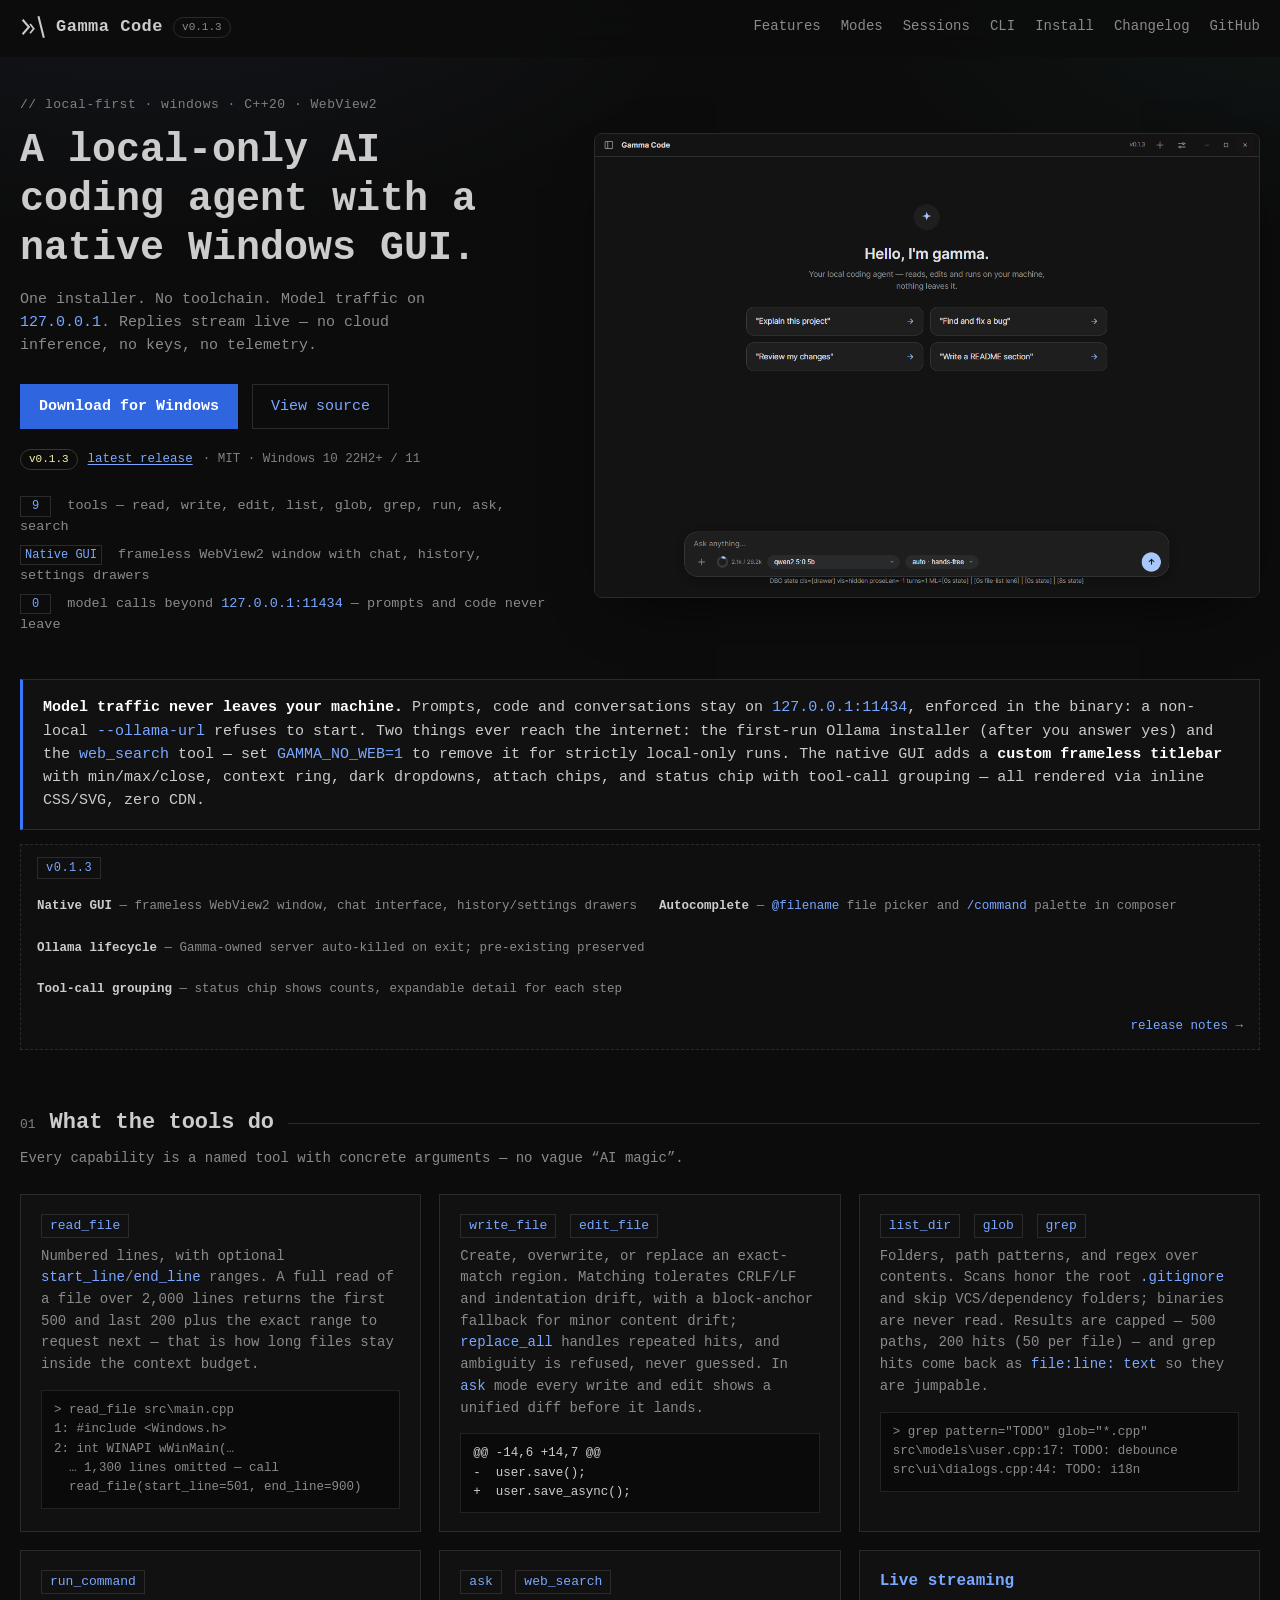
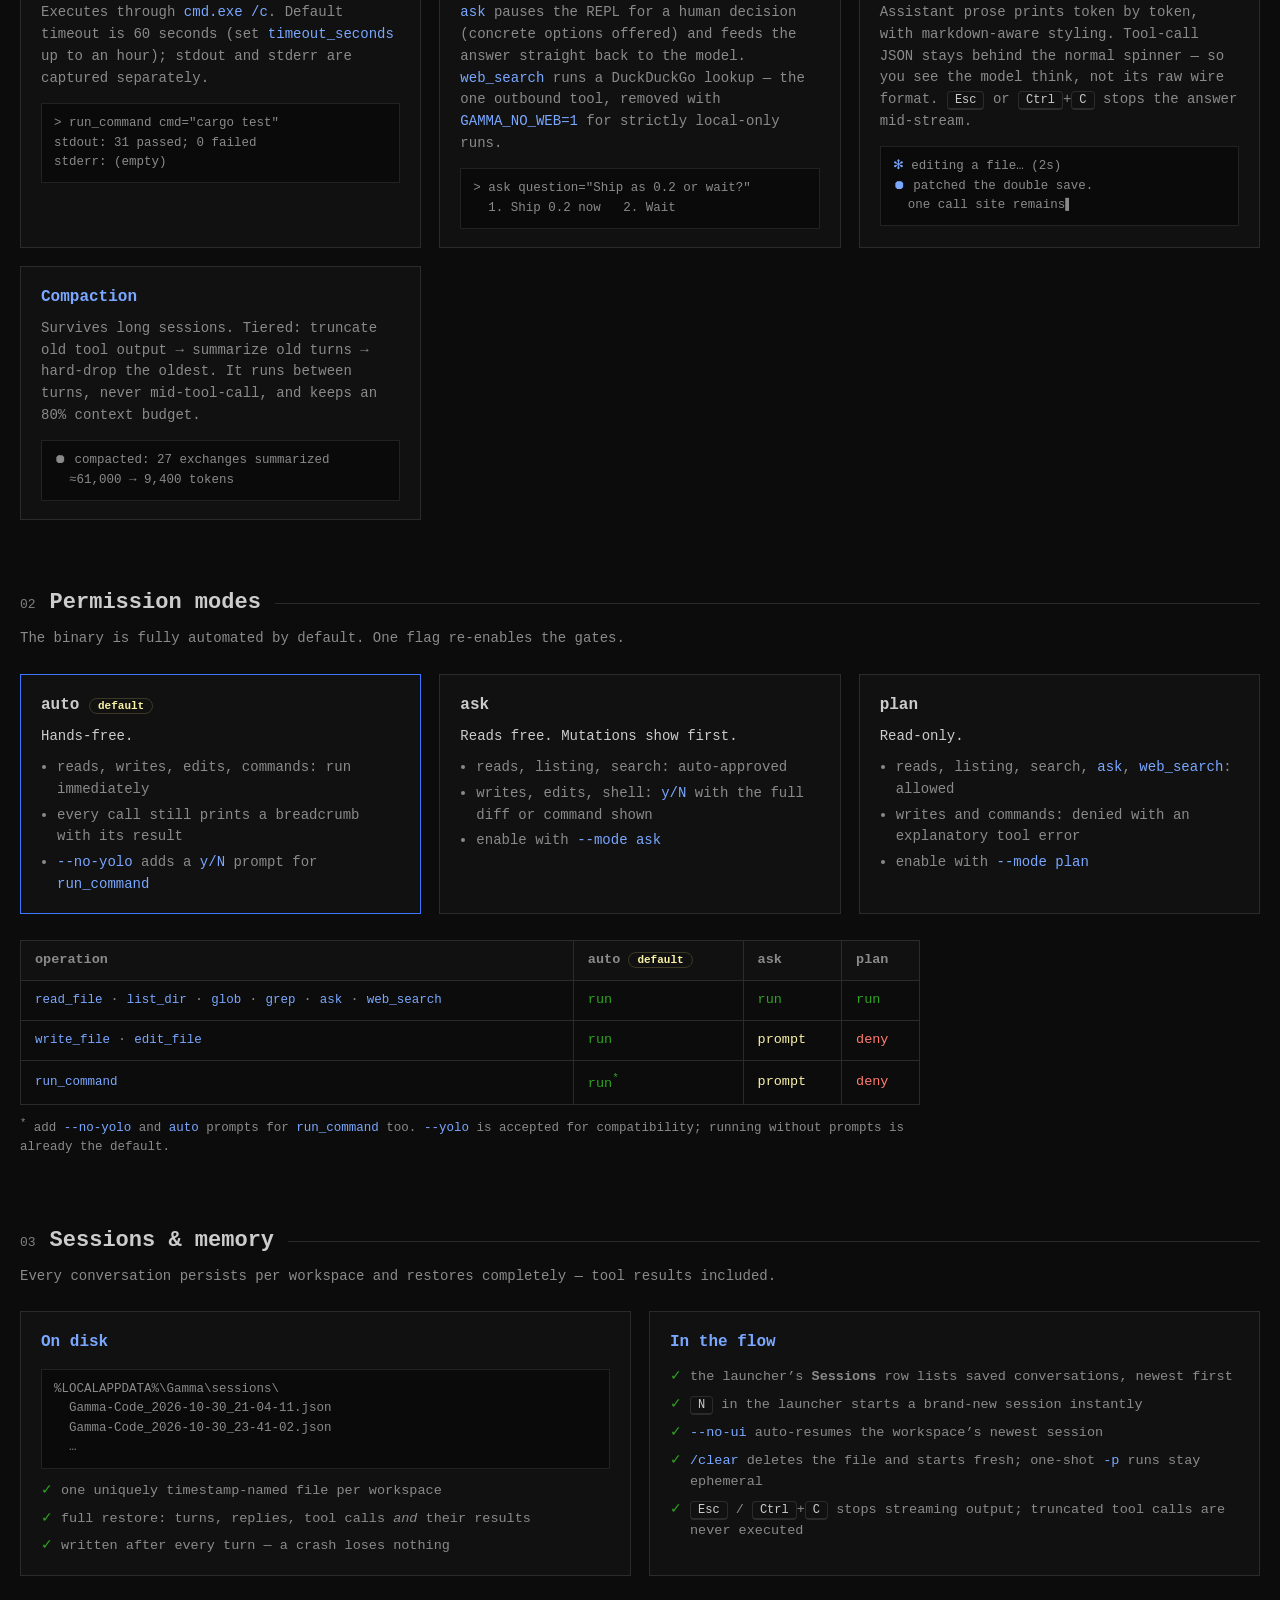
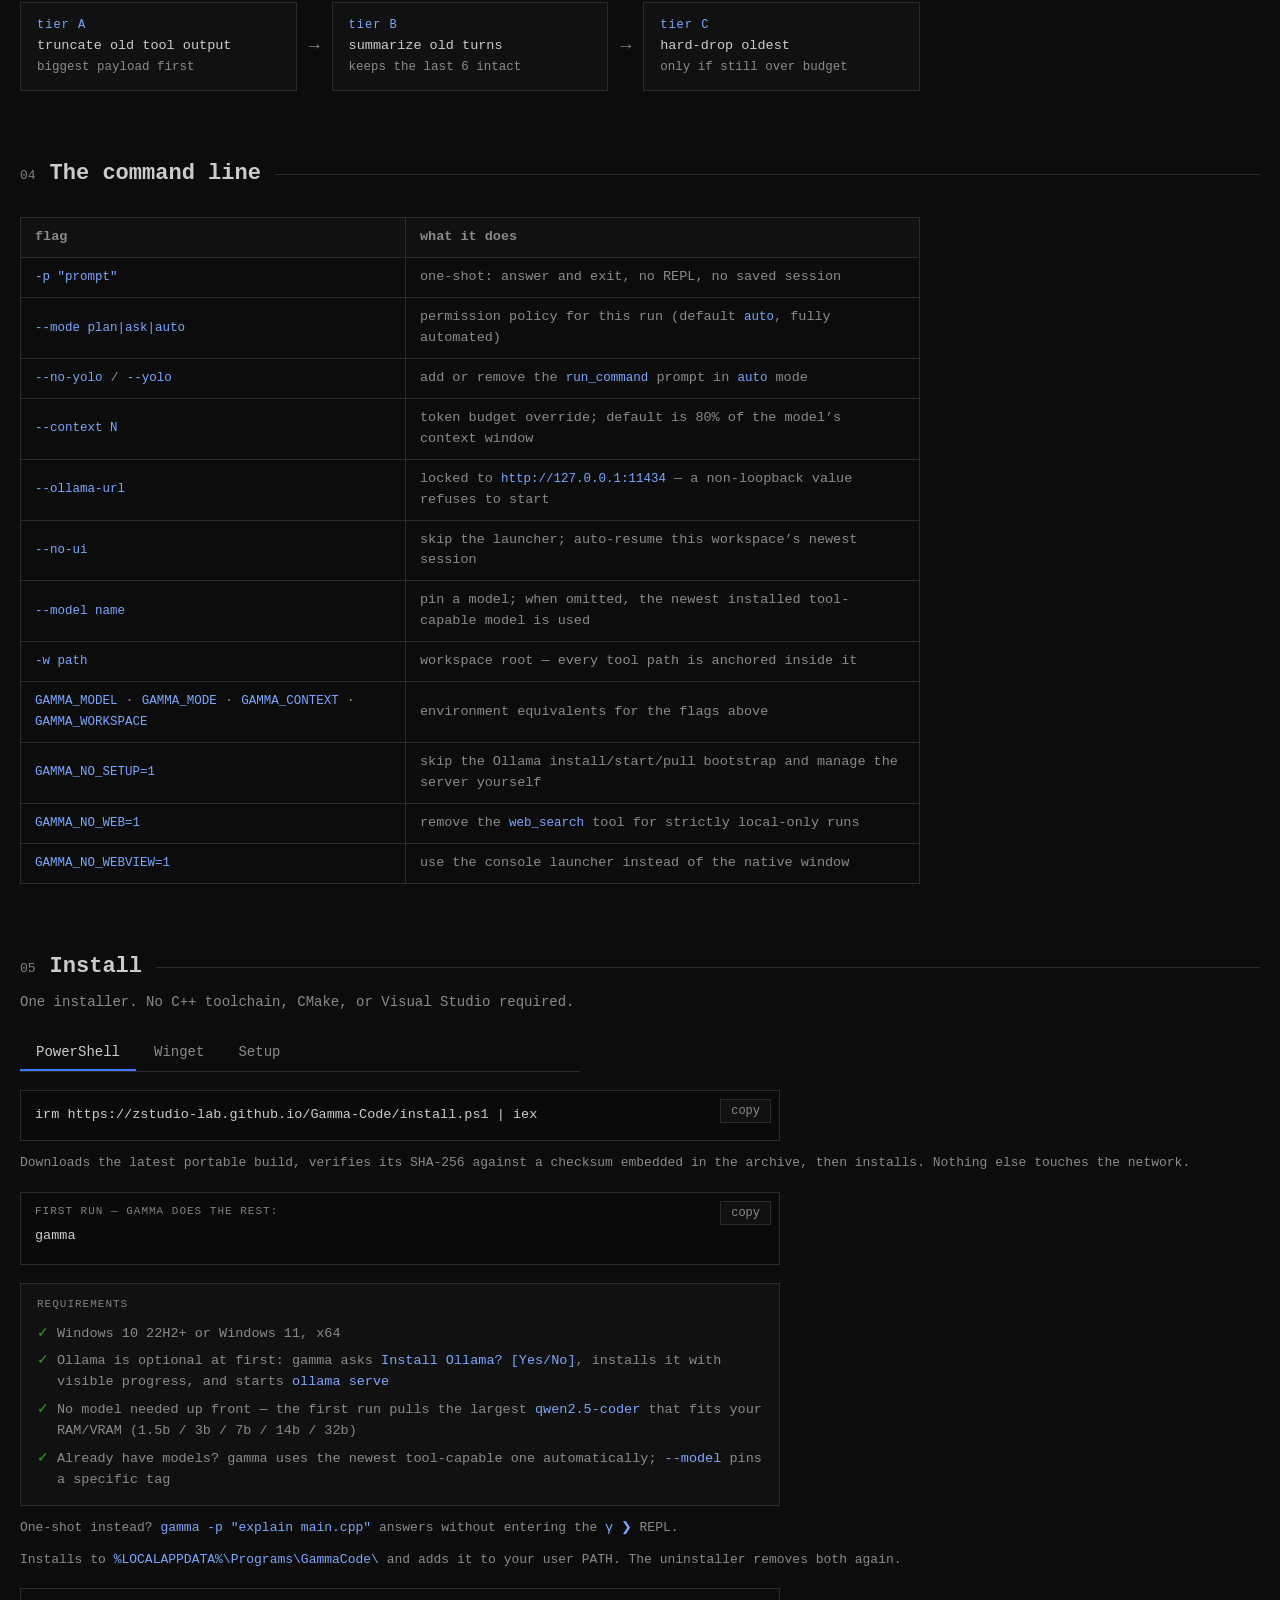
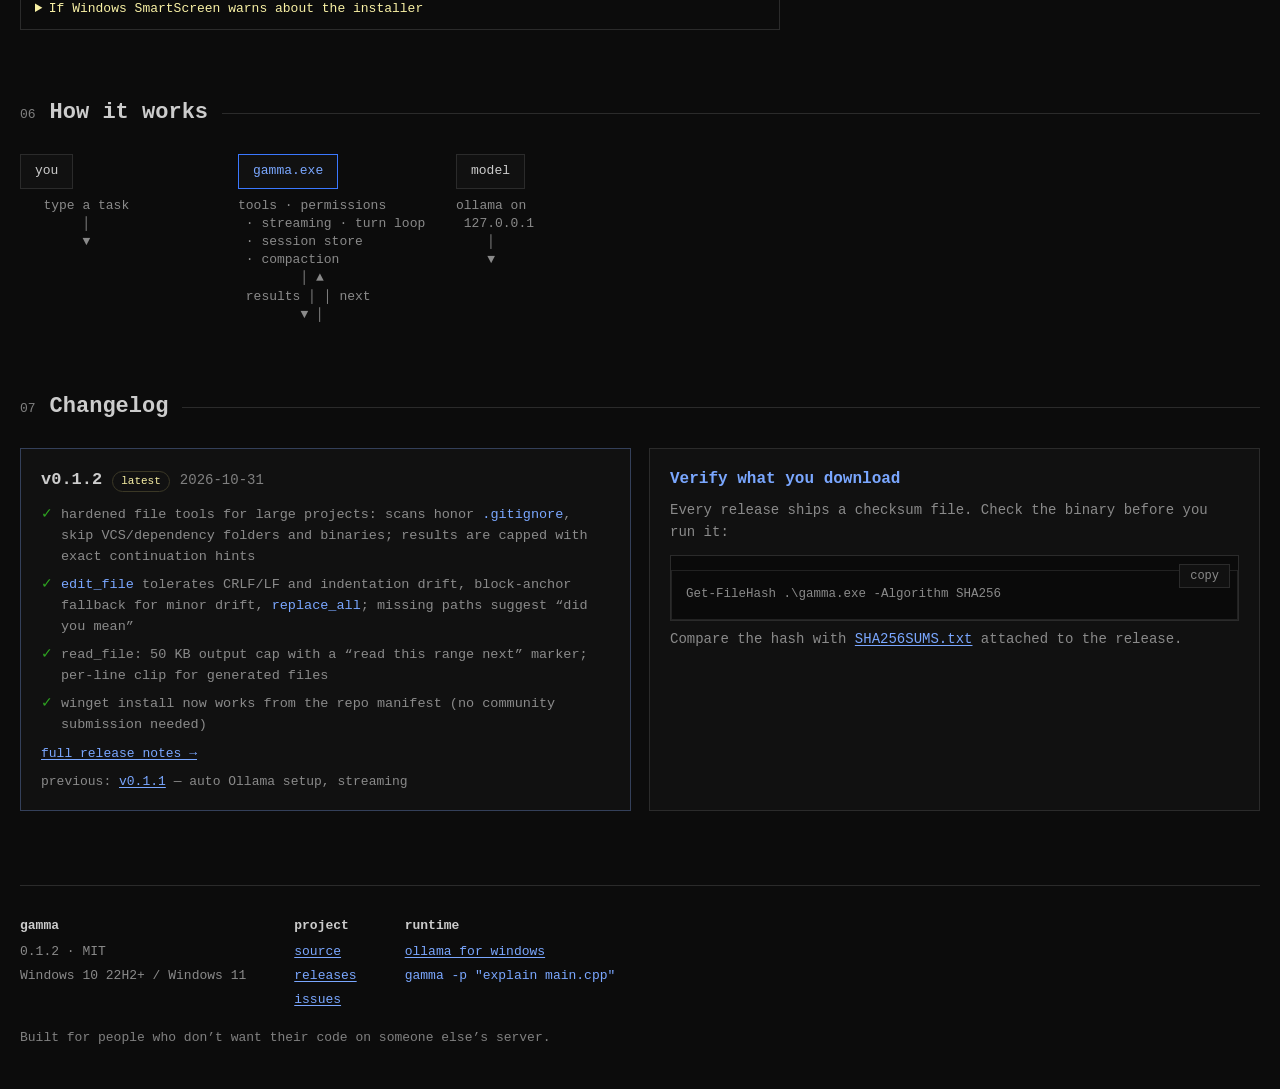
<file: docs/index.html>
<!DOCTYPE html>
<html lang="en">
<head>
<meta charset="utf-8">
<meta name="viewport" content="width=device-width, initial-scale=1">
<title>Gamma Code — local-only AI coding agent for Windows (GUI + CLI)</title>
<meta name="description" content="Gamma Code is a local-first AI coding agent for Windows with a native WebView2 GUI and a terminal REPL. One installer, no toolchain. Model traffic on 127.0.0.1 only — no cloud inference, no API keys, no telemetry.">
<meta name="color-scheme" content="dark">
<meta name="theme-color" content="#131314">
<link rel="canonical" href="https://zstudio-lab.github.io/Gamma-Code/">
<meta property="og:title" content="Gamma Code — local-only AI coding agent for Windows (GUI + CLI)">
<meta property="og:description" content="Native frameless window, chat interface, live streaming, 9 tools. Model traffic on 127.0.0.1 only. One install, no C++ toolchain.">
<meta property="og:url" content="https://zstudio-lab.github.io/Gamma-Code/">
<meta property="og:type" content="website">
<meta property="og:image" content="https://zstudio-lab.github.io/Gamma-Code/og-gamma.png">
<meta name="twitter:card" content="summary_large_image">
<meta name="twitter:title" content="Gamma Code — local-only AI coding agent for Windows (GUI + CLI)">
<meta name="twitter:description" content="Native frameless window, chat interface, live streaming, 9 tools. Model traffic on 127.0.0.1 only. No cloud inference, no API keys.">
<meta name="twitter:image" content="https://zstudio-lab.github.io/Gamma-Code/og-gamma.png">
<link rel="icon" href="favicon.svg" type="image/svg+xml">
<link rel="stylesheet" href="css/style.css">
<script src="js/main.js" defer></script>
</head>
<body>
<a class="skip" href="#main">Skip to content</a>

<header class="site-head" aria-label="Site header">
  <a class="brand" href="#main">
    <svg class="logo" viewBox="0 0 32 32" aria-hidden="true" focusable="false">
      <path d="M4 8 L11 16 L4 24" fill="none" stroke="currentColor" stroke-width="2.5" stroke-linecap="square"/>
      <path d="M23 4 L29 28" fill="none" stroke="currentColor" stroke-width="2.5" stroke-linecap="square"/>
      <path d="M13 13 L17 18 L13 23" fill="none" stroke="currentColor" stroke-width="2" stroke-linecap="square"/>
    </svg>
    <span class="wordmark">Gamma Code</span>
    <span class="pill">v0.1.3</span>
  </a>
  <nav aria-label="Main">
    <a href="#features">Features</a>
    <a href="#safety">Modes</a>
    <a href="#memory">Sessions</a>
    <a href="#cli">CLI</a>
    <a href="#install">Install</a>
    <a href="#changelog">Changelog</a>
    <a href="https://github.com/zstudio-lab/Gamma-Code" rel="noopener">GitHub</a>
  </nav>
</header>

<main id="main">

  <!-- ───────────────────────────── hero ───────────────────────────── -->
  <section class="hero" aria-label="Introduction">
    <div class="hero-copy">
      <p class="kicker">// local-first · windows · C++20 · WebView2</p>
      <h1>A local-only AI coding agent with a native Windows GUI.</h1>
      <p class="subline">One installer. No toolchain. Model traffic on <code>127.0.0.1</code>.
        Replies stream live — no cloud inference, no keys, no telemetry.</p>
      <div class="cta-row">
        <a class="btn primary" href="#install">Download for Windows</a>
        <a class="btn ghost" href="https://github.com/zstudio-lab/Gamma-Code" rel="noopener">View source</a>
      </div>
      <p class="release-line"><span class="pill pill-amber">v0.1.3</span>
        <a href="https://github.com/zstudio-lab/Gamma-Code/releases/tag/v0.1.3" rel="noopener">latest release</a>
        <span class="dim">· MIT · Windows 10 22H2+ / 11</span></p>
      <ul class="hero-facts" aria-label="Key facts">
        <li><span class="fact-n">9</span> tools — read, write, edit, list, glob, grep, run, ask, search</li>
        <li><span class="fact-n">Native GUI</span> frameless WebView2 window with chat, history, settings drawers</li>
        <li><span class="fact-n">0</span> model calls beyond <code>127.0.0.1:11434</code> — prompts and code never leave</li>
      </ul>
    </div>

    <div class="term">
      <img class="term-image" src="og-gamma.png" alt="Gamma Code native GUI — chat interface with history drawer, context ring, dark dropdowns, and composer with attach button" loading="lazy">
    </div>
  </section>

  <!-- ─────────────────────── local-only banner ─────────────────────── -->
  <section class="banner" aria-label="Local-only guarantee">
    <p><strong>Model traffic never leaves your machine.</strong> Prompts, code and conversations
    stay on <code>127.0.0.1:11434</code>, enforced in the binary: a non-local <code>--ollama-url</code> refuses to start.
    Two things ever reach the internet: the first-run Ollama installer (after you answer yes) and
    the <code>web_search</code> tool — set <code>GAMMA_NO_WEB=1</code> to remove it for strictly local-only runs.
    The native GUI adds a <strong>custom frameless titlebar</strong> with min/max/close, context ring, dark dropdowns,
    attach chips, and status chip with tool-call grouping — all rendered via inline CSS/SVG, zero CDN.</p>
  </section>

  <!-- ─────────────────────── release highlights ─────────────────────── -->
  <div class="release-strip" aria-label="Highlights in v0.1.3">
    <span class="release-tag">v0.1.3</span>
    <ul>
      <li><b>Native GUI</b> — frameless WebView2 window, chat interface, history/settings drawers</li>
      <li><b>Autocomplete</b> — <code>@filename</code> file picker and <code>/command</code> palette in composer</li>
      <li><b>Ollama lifecycle</b> — Gamma-owned server auto-killed on exit; pre-existing preserved</li>
      <li><b>Tool-call grouping</b> — status chip shows counts, expandable detail for each step</li>
    </ul>
    <a class="release-link" href="https://github.com/zstudio-lab/Gamma-Code/releases/tag/v0.1.3" rel="noopener">release notes →</a>
  </div>

  <!-- ─────────────────────────── features ─────────────────────────── -->
  <section id="features" aria-label="Features">
    <div class="sec-head"><span class="sec-n">01</span><h2>What the tools do</h2><span class="sec-rule" aria-hidden="true"></span></div>
    <p class="section-sub">Every capability is a named tool with concrete arguments — no vague “AI magic”.</p>
    <div class="grid three">
      <article class="card">
        <h3 class="card-title"><code class="toolname">read_file</code></h3>
        <p>Numbered lines, with optional <code>start_line</code>/<code>end_line</code> ranges.
          A full read of a file over 2,000 lines returns the first 500 and last 200 plus the exact range to request next — that is how long files stay inside the context budget.</p>
<pre><code>&gt; read_file src\main.cpp
1: #include &lt;Windows.h&gt;
2: int WINAPI wWinMain(…
  … 1,300 lines omitted — call
  read_file(start_line=501, end_line=900)</code></pre>
      </article>
      <article class="card">
        <h3 class="card-title"><code class="toolname">write_file</code> <code class="toolname">edit_file</code></h3>
        <p>Create, overwrite, or replace an exact-match region. Matching tolerates CRLF/LF and indentation drift, with a block-anchor fallback for minor content drift; <code>replace_all</code> handles repeated hits, and ambiguity is refused, never guessed.
          In <code>ask</code> mode every write and edit shows a unified diff before it lands.</p>
<pre><code class="diff">@@ -14,6 +14,7 @@
-  user.save();
+  user.save_async();</code></pre>
      </article>
      <article class="card">
        <h3 class="card-title"><code class="toolname">list_dir</code> <code class="toolname">glob</code> <code class="toolname">grep</code></h3>
        <p>Folders, path patterns, and regex over contents. Scans honor the root <code>.gitignore</code> and skip VCS/dependency folders; binaries are never read. Results are capped — 500 paths, 200 hits (50 per file) — and grep hits come back as <code>file:line: text</code> so they are jumpable.</p>
<pre><code>&gt; grep pattern="TODO" glob="*.cpp"
src\models\user.cpp:17: TODO: debounce
src\ui\dialogs.cpp:44: TODO: i18n</code></pre>
      </article>
      <article class="card">
        <h3 class="card-title"><code class="toolname">run_command</code></h3>
        <p>Executes through <code>cmd.exe /c</code>. Default timeout is 60&nbsp;seconds (set <code>timeout_seconds</code> up to an hour); stdout and stderr are captured separately.</p>
<pre><code>&gt; run_command cmd="cargo test"
stdout: 31 passed; 0 failed
stderr: (empty)</code></pre>
      </article>
      <article class="card">
        <h3 class="card-title"><code class="toolname">ask</code> <code class="toolname">web_search</code></h3>
        <p><code>ask</code> pauses the REPL for a human decision (concrete options offered) and feeds the answer straight back to the model. <code>web_search</code> runs a DuckDuckGo lookup — the one outbound tool, removed with <code>GAMMA_NO_WEB=1</code> for strictly local-only runs.</p>
<pre><code>> ask question="Ship as 0.2 or wait?"
  1. Ship 0.2 now   2. Wait</code></pre>
      </article>
      <article class="card">
        <h3 class="card-title">Live streaming</h3>
        <p>Assistant prose prints token by token, with markdown-aware styling. Tool-call JSON stays behind the normal spinner — so you see the model think, not its raw wire format. <kbd>Esc</kbd> or <kbd>Ctrl</kbd>+<kbd>C</kbd> stops the answer mid-stream.</p>
<pre><code><span class="spinner-glyph">✻</span> <span class="mut">editing a file… (2s)</span>
<span class="tick">⏺</span> patched the double save.
  one call site remains▌</code></pre>
      </article>
      <article class="card">
        <h3 class="card-title">Compaction</h3>
        <p>Survives long sessions. Tiered: truncate old tool output → summarize old turns → hard-drop the oldest. It runs between turns, never mid-tool-call, and keeps an 80% context budget.</p>
<pre><code>⏺ compacted: 27 exchanges summarized
  ≈61,000 → 9,400 tokens</code></pre>
      </article>
    </div>
  </section>

  <!-- ──────────────────────────── safety ──────────────────────────── -->
  <section id="safety" aria-label="Permission modes">
    <div class="sec-head"><span class="sec-n">02</span><h2>Permission modes</h2><span class="sec-rule" aria-hidden="true"></span></div>
    <p class="section-sub">The binary is fully automated by default. One flag re-enables the gates.</p>
    <div class="grid three modes">
      <article class="card mode default">
        <h3>auto <span class="pill pill-amber">default</span></h3>
        <p class="mode-desc">Hands-free.</p>
        <ul>
          <li>reads, writes, edits, commands: run immediately</li>
          <li>every call still prints a breadcrumb with its result</li>
          <li><code>--no-yolo</code> adds a <code>y/N</code> prompt for <code>run_command</code></li>
        </ul>
      </article>
      <article class="card mode">
        <h3>ask</h3>
        <p class="mode-desc">Reads free. Mutations show first.</p>
        <ul>
          <li>reads, listing, search: auto-approved</li>
          <li>writes, edits, shell: <code>y/N</code> with the full diff or command shown</li>
          <li>enable with <code>--mode ask</code></li>
        </ul>
      </article>
      <article class="card mode">
        <h3>plan</h3>
        <p class="mode-desc">Read-only.</p>
        <ul>
          <li>reads, listing, search, <code>ask</code>, <code>web_search</code>: allowed</li>
          <li>writes and commands: denied with an explanatory tool error</li>
          <li>enable with <code>--mode plan</code></li>
        </ul>
      </article>
    </div>

    <div class="tablewrap">
      <table class="matrix" aria-label="What each mode approves">
        <thead>
          <tr><th scope="col">operation</th><th scope="col">auto <span class="pill pill-amber">default</span></th><th scope="col">ask</th><th scope="col">plan</th></tr>
        </thead>
        <tbody>
          <tr><td><code>read_file</code> · <code>list_dir</code> · <code>glob</code> · <code>grep</code> · <code>ask</code> · <code>web_search</code></td><td class="yes">run</td><td class="yes">run</td><td class="yes">run</td></tr>
          <tr><td><code>write_file</code> · <code>edit_file</code></td><td class="yes">run</td><td class="askcell">prompt</td><td class="no">deny</td></tr>
          <tr><td><code>run_command</code></td><td class="yes">run<sup>*</sup></td><td class="askcell">prompt</td><td class="no">deny</td></tr>
        </tbody>
      </table>
      <p class="matrix-note"><sup>*</sup> add <code>--no-yolo</code> and <code>auto</code> prompts for <code>run_command</code> too. <code>--yolo</code> is accepted for compatibility; running without prompts is already the default.</p>
    </div>
  </section>

  <!-- ──────────────────── sessions & memory ──────────────────── -->
  <section id="memory" aria-label="Sessions and memory">
    <div class="sec-head"><span class="sec-n">03</span><h2>Sessions &amp; memory</h2><span class="sec-rule" aria-hidden="true"></span></div>
    <p class="section-sub">Every conversation persists per workspace and restores completely — tool results included.</p>
    <div class="grid two">
      <article class="card">
        <h3 class="card-title">On disk</h3>
        <pre><code>%LOCALAPPDATA%\Gamma\sessions\
  Gamma-Code_2026-10-30_21-04-11.json
  Gamma-Code_2026-10-30_23-41-02.json
  …</code></pre>
        <ul class="ticks">
          <li>one uniquely timestamp-named file per workspace</li>
          <li>full restore: turns, replies, tool calls <em>and</em> their results</li>
          <li>written after every turn — a crash loses nothing</li>
        </ul>
      </article>
      <article class="card">
        <h3 class="card-title">In the flow</h3>
        <ul class="ticks">
          <li>the launcher’s <b>Sessions</b> row lists saved conversations, newest first</li>
          <li><kbd>N</kbd> in the launcher starts a brand-new session instantly</li>
          <li><code>--no-ui</code> auto-resumes the workspace’s newest session</li>
          <li><code>/clear</code> deletes the file and starts fresh; one-shot <code>-p</code> runs stay ephemeral</li>
          <li><kbd>Esc</kbd> / <kbd>Ctrl</kbd>+<kbd>C</kbd> stops streaming output; truncated tool calls are never executed</li>
        </ul>
      </article>
    </div>

    <div class="tiers" role="img" aria-label="Three-tier context compaction: truncate tool output, then summarize old turns, then hard-drop the oldest messages">
      <div class="tier"><span class="tier-n">tier&nbsp;A</span><p>truncate old tool output<br><span class="mut">biggest payload first</span></p></div>
      <span class="tier-arrow" aria-hidden="true">→</span>
      <div class="tier"><span class="tier-n">tier&nbsp;B</span><p>summarize old turns<br><span class="mut">keeps the last 6 intact</span></p></div>
      <span class="tier-arrow" aria-hidden="true">→</span>
      <div class="tier"><span class="tier-n">tier&nbsp;C</span><p>hard-drop oldest<br><span class="mut">only if still over budget</span></p></div>
    </div>
  </section>

  <!-- ─────────────────────── cli reference ─────────────────────── -->
  <section id="cli" aria-label="Command line reference">
    <div class="sec-head"><span class="sec-n">04</span><h2>The command line</h2><span class="sec-rule" aria-hidden="true"></span></div>
    <div class="tablewrap">
      <table class="matrix" aria-label="Command line flags">
        <thead><tr><th scope="col">flag</th><th scope="col">what it does</th></tr></thead>
        <tbody>
          <tr><td><code>-p "prompt"</code></td><td>one-shot: answer and exit, no REPL, no saved session</td></tr>
          <tr><td><code>--mode plan|ask|auto</code></td><td>permission policy for this run (default <code>auto</code>, fully automated)</td></tr>
          <tr><td><code>--no-yolo</code> / <code>--yolo</code></td><td>add or remove the <code>run_command</code> prompt in <code>auto</code> mode</td></tr>
          <tr><td><code>--context N</code></td><td>token budget override; default is 80% of the model’s context window</td></tr>
          <tr><td><code>--ollama-url</code></td><td>locked to <code>http://127.0.0.1:11434</code> — a non-loopback value refuses to start</td></tr>
          <tr><td><code>--no-ui</code></td><td>skip the launcher; auto-resume this workspace’s newest session</td></tr>
          <tr><td><code>--model name</code></td><td>pin a model; when omitted, the newest installed tool-capable model is used</td></tr>
          <tr><td><code>-w path</code></td><td>workspace root — every tool path is anchored inside it</td></tr>
          <tr><td><code>GAMMA_MODEL</code> · <code>GAMMA_MODE</code> · <code>GAMMA_CONTEXT</code> · <code>GAMMA_WORKSPACE</code></td><td>environment equivalents for the flags above</td></tr>
          <tr><td><code>GAMMA_NO_SETUP=1</code></td><td>skip the Ollama install/start/pull bootstrap and manage the server yourself</td></tr>
          <tr><td><code>GAMMA_NO_WEB=1</code></td><td>remove the <code>web_search</code> tool for strictly local-only runs</td></tr>
          <tr><td><code>GAMMA_NO_WEBVIEW=1</code></td><td>use the console launcher instead of the native window</td></tr>
        </tbody>
      </table>
    </div>
  </section>

  <!-- ──────────────────────────── install ──────────────────────────── -->
  <section id="install" aria-label="Install">
    <div class="sec-head"><span class="sec-n">05</span><h2>Install</h2><span class="sec-rule" aria-hidden="true"></span></div>
    <p class="section-sub">One installer. No C++ toolchain, CMake, or Visual Studio required.</p>

    <div class="tabs" role="tablist" aria-label="Install method">
      <button role="tab" id="tab-ps1" aria-selected="true" aria-controls="panel-ps1">PowerShell</button>
      <button role="tab" id="tab-winget" aria-selected="false" aria-controls="panel-winget" tabindex="-1">Winget</button>
      <button role="tab" id="tab-msi" aria-selected="false" aria-controls="panel-msi" tabindex="-1">Setup</button>
    </div>

    <div role="tabpanel" id="panel-ps1" aria-labelledby="tab-ps1">
      <div class="cmdblock">
        <pre><code id="cmd-ps1">irm https://zstudio-lab.github.io/Gamma-Code/install.ps1 | iex</code></pre>
        <button class="copybtn" data-copy="irm https://zstudio-lab.github.io/Gamma-Code/install.ps1 | iex"><span>copy</span><span role="status" class="copied-note"></span></button>
      </div>
      <p class="note">Downloads the latest portable build, verifies its SHA-256 against a checksum embedded in the archive, then installs. Nothing else touches the network.</p>
    </div>

    <div role="tabpanel" id="panel-winget" aria-labelledby="tab-winget" hidden>
      <div class="cmdblock">
        <pre><code id="cmd-winget">$v = (irm https://api.github.com/repos/ZStudio-lab/Gamma-Code/releases/latest).tag_name.TrimStart("v")
irm "https://raw.githubusercontent.com/ZStudio-lab/Gamma-Code/main/installer/winget/manifest/G/GammaCode/GammaCode.Gamma/$v/GammaCode.Gamma.yaml" -OutFile "$env:TEMP\GammaCode.Gamma.yaml"
winget install --manifest "$env:TEMP\GammaCode.Gamma.yaml" --accept-package-agreements --accept-source-agreements</code></pre>
        <button class="copybtn" data-copy='$v = (irm https://api.github.com/repos/ZStudio-lab/Gamma-Code/releases/latest).tag_name.TrimStart("v")
irm "https://raw.githubusercontent.com/ZStudio-lab/Gamma-Code/main/installer/winget/manifest/G/GammaCode/GammaCode.Gamma/$v/GammaCode.Gamma.yaml" -OutFile "$env:TEMP\GammaCode.Gamma.yaml"
winget install --manifest "$env:TEMP\GammaCode.Gamma.yaml" --accept-package-agreements --accept-source-agreements'><span>copy</span><span role="status" class="copied-note"></span></button>
      </div>
      <p class="note">Resolves the latest release, downloads its manifest from this repo, then winget fetches the installer from GitHub Releases and verifies its SHA-256 before running it. Always current — no edits, no community winget submission needed. If winget replies that local manifests are disabled, run <code>winget settings --enable LocalManifestFiles</code> once as administrator.</p>
    </div>

    <div role="tabpanel" id="panel-msi" aria-labelledby="tab-msi" hidden>
      <a class="btn primary" href="https://github.com/zstudio-lab/Gamma-Code/releases" rel="noopener">Download installer</a>
      <p class="note">The installer verifies the binary’s SHA-256 against a checksum embedded in it. Trust comes from the source: it lives in this repository.</p>
    </div>

    <div class="cmdblock postinstall">
      <p class="block-label">first run — gamma does the rest:</p>
      <pre><code>gamma</code></pre>
      <button class="copybtn" data-copy="gamma"><span>copy</span><span role="status" class="copied-note"></span></button>
    </div>

    <div class="reqs">
      <p class="block-label">requirements</p>
      <ul class="ticks">
        <li>Windows 10 22H2+ or Windows 11, x64</li>
        <li>Ollama is optional at first: gamma asks <code>Install Ollama? [Yes/No]</code>, installs it with visible progress, and starts <code>ollama serve</code></li>
        <li>No model needed up front — the first run pulls the largest <code>qwen2.5-coder</code> that fits your RAM/VRAM (1.5b / 3b / 7b / 14b / 32b)</li>
        <li>Already have models? gamma uses the newest tool-capable one automatically; <code>--model</code> pins a specific tag</li>
      </ul>
    </div>

    <p class="note">One-shot instead? <code>gamma -p "explain main.cpp"</code> answers without entering the <code>γ ❯</code> REPL.</p>
    <p class="note">Installs to <code>%LOCALAPPDATA%\Programs\GammaCode\</code> and adds it to your user PATH.
      The uninstaller removes both again.</p>

    <details class="smartscreen">
      <summary>If Windows SmartScreen warns about the installer</summary>
      <p>Click <strong>More info → Run anyway</strong>. Gamma is an unsigned open-source binary —
      SmartScreen flags any installer it has no download reputation for. If you’d rather not click
      through the warning, use the PowerShell or Winget path instead, or verify the binary’s SHA-256
      against <a href="https://github.com/zstudio-lab/Gamma-Code/releases/latest/download/SHA256SUMS.txt" rel="noopener">SHA256SUMS.txt</a> from the release.</p>
    </details>
  </section>

  <!-- ────────────────────── how it works ────────────────────── -->
  <section id="how" aria-label="How it works">
    <div class="sec-head"><span class="sec-n">06</span><h2>How it works</h2><span class="sec-rule" aria-hidden="true"></span></div>
    <div class="diagram" role="img" aria-label="You send a task to the gamma harness, which mediates tools and permissions and talks to the local model; tool results loop back through the harness">
      <div><span class="node">you</span><pre class="dflow">   type a task
        │
        ▼</pre></div>
      <div><span class="node harness">gamma.exe</span><pre class="dflow wide">tools · permissions
 · streaming · turn loop
 · session store
 · compaction
        │ ▲
 results │ │ next
        ▼ │</pre></div>
      <div><span class="node">model</span><pre class="dflow">ollama on
 127.0.0.1
    │
    ▼</pre></div>
    </div>
  </section>

  <!-- ──────────────────────── changelog ──────────────────────── -->
  <section id="changelog" aria-label="Changelog">
    <div class="sec-head"><span class="sec-n">07</span><h2>Changelog</h2><span class="sec-rule" aria-hidden="true"></span></div>
    <div class="grid two">
      <article class="card release-card">
        <div class="release-head">
          <h3>v0.1.2</h3>
          <span class="pill pill-amber">latest</span>
          <span class="dim">2026-10-31</span>
        </div>
        <ul class="ticks">
          <li>hardened file tools for large projects: scans honor <code>.gitignore</code>, skip VCS/dependency folders and binaries; results are capped with exact continuation hints</li>
          <li><code>edit_file</code> tolerates CRLF/LF and indentation drift, block-anchor fallback for minor drift, <code>replace_all</code>; missing paths suggest “did you mean”</li>
          <li>read_file: 50 KB output cap with a “read this range next” marker; per-line clip for generated files</li>
          <li>winget install now works from the repo manifest (no community submission needed)</li>
        </ul>
        <p class="card-link"><a href="https://github.com/zstudio-lab/Gamma-Code/releases/tag/v0.1.2" rel="noopener">full release notes →</a></p>
        <p class="card-link dim">previous: <a href="https://github.com/zstudio-lab/Gamma-Code/releases/tag/v0.1.1" rel="noopener">v0.1.1</a> — auto Ollama setup, streaming</p>
      </article>
      <article class="card">
        <h3 class="card-title">Verify what you download</h3>
        <p>Every release ships a checksum file. Check the binary before you run it:</p>
        <div class="cmdblock compact">
          <pre><code>Get-FileHash .\gamma.exe -Algorithm SHA256</code></pre>
          <button class="copybtn" data-copy="Get-FileHash .\gamma.exe -Algorithm SHA256"><span>copy</span><span role="status" class="copied-note"></span></button>
        </div>
        <p>Compare the hash with <a href="https://github.com/zstudio-lab/Gamma-Code/releases/latest/download/SHA256SUMS.txt" rel="noopener">SHA256SUMS.txt</a> attached to the release.</p>
      </article>
    </div>
  </section>

</main>

<footer aria-label="Site footer">
  <div class="foot-grid">
    <div class="foot-col">
      <p class="foot-h">gamma</p>
      <p>0.1.2 · MIT</p>
      <p>Windows 10 22H2+ / Windows 11</p>
    </div>
    <div class="foot-col">
      <p class="foot-h">project</p>
      <p><a href="https://github.com/zstudio-lab/Gamma-Code" rel="noopener">source</a></p>
      <p><a href="https://github.com/zstudio-lab/Gamma-Code/releases" rel="noopener">releases</a></p>
      <p><a href="https://github.com/zstudio-lab/Gamma-Code/issues" rel="noopener">issues</a></p>
    </div>
    <div class="foot-col">
      <p class="foot-h">runtime</p>
      <p><a href="https://ollama.com/download/windows" rel="noopener">ollama for windows</a></p>
      <p><code>gamma -p "explain main.cpp"</code></p>
    </div>
  </div>
  <p class="dim">Built for people who don’t want their code on someone else’s server.</p>
</footer>
</body>
</html>
</file>
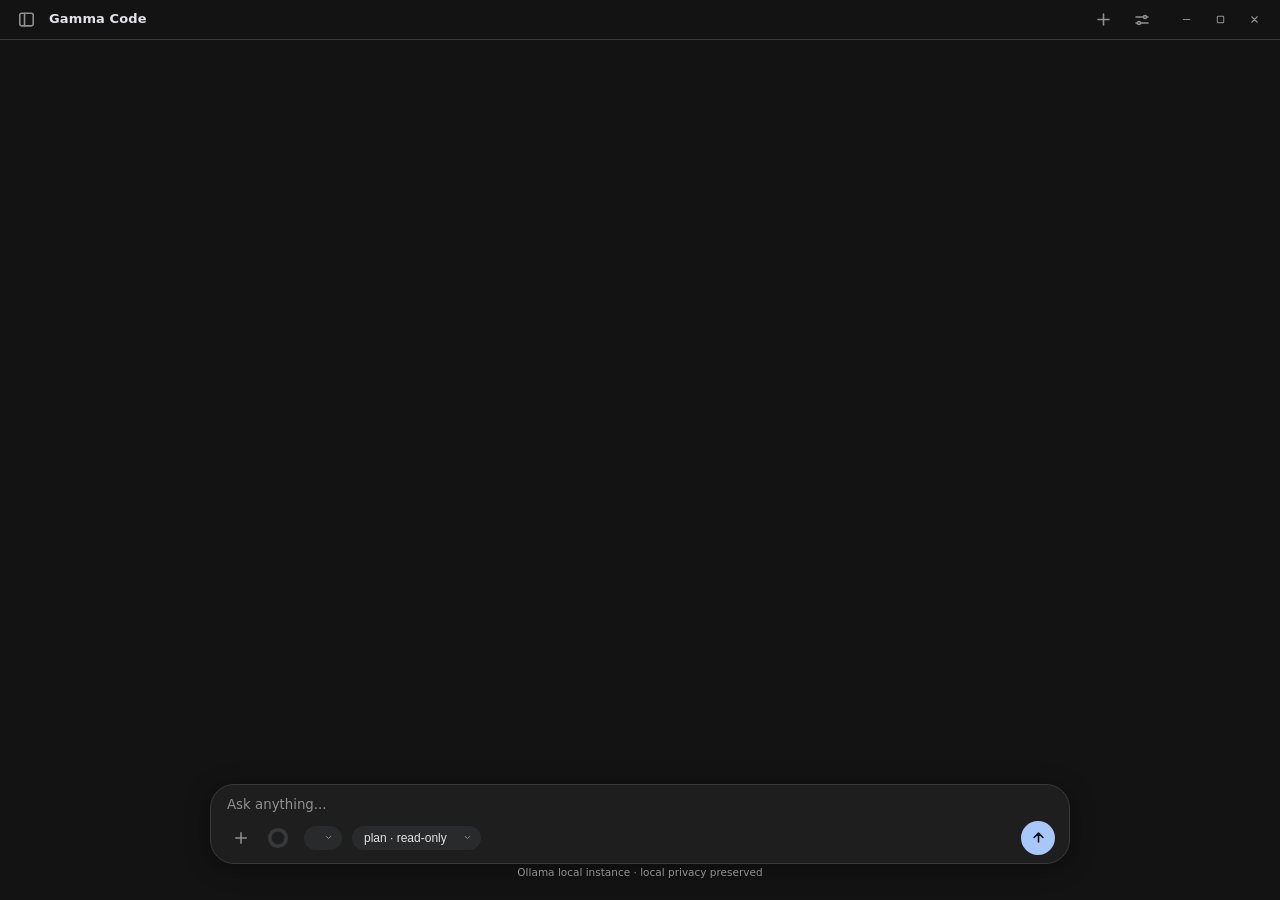
<file: new_chat.html>
<!doctype html>
<html><head><meta charset="utf-8"><title>Gamma Code</title>
<style>
  :root { color-scheme:dark; --bg:#131314; --surface:#1e1e1f; --input:#282a2c; --hover:#2f3133;
          --line:#37393b; --accent:#a8c7fa; --text:#e3e2e6; --muted:#8e918f;
          --green:#34d399; --red:#ef4444; --code:#0d0e0f; }
  * { box-sizing:border-box; }
  html,body { height:100%; }
  body { margin:0; background:var(--bg); color:var(--text); display:flex; flex-direction:column;
         overflow:hidden; font:14px/1.55 Inter,"Segoe UI Variable Text","Segoe UI",system-ui,sans-serif; }
  code,pre,.mono { font-family:"Fira Code",Consolas,monospace; }
  ::-webkit-scrollbar { width:5px; height:5px; }
  ::-webkit-scrollbar-track { background:transparent; }
  ::-webkit-scrollbar-thumb { background:rgba(255,255,255,.15); border-radius:9999px; }
  svg { display:block; }

  /* ── titlebar header ── */
  header { height:40px; flex:0 0 40px; display:flex; align-items:center; gap:6px; padding:0 10px;
           border-bottom:1px solid var(--line); -webkit-app-region:drag; }
  header .iconbtn { -webkit-app-region:no-drag; }
  .iconbtn { padding:7px; border:0; background:transparent; color:var(--muted); border-radius:999px;
             cursor:pointer; transition:background .15s,color .15s; display:flex; align-items:center; justify-content:center; }
  .iconbtn:hover { background:var(--hover); color:var(--text); }
  .wordmark { font-size:13px; font-weight:600; letter-spacing:.01em; color:var(--text); }
  .spacer { flex:1; }
  .ver { color:var(--muted); font-size:10.5px; margin-right:4px; }
  .winctl { display:flex; gap:2px; margin-left:6px; -webkit-app-region:no-drag; }
  .winctl .iconbtn { width:32px; height:32px; padding:0; border-radius:7px; }
  .winctl .iconbtn:hover { background:rgba(255,255,255,.10); color:var(--text); border-radius:7px; }
  .winctl .iconbtn.close:hover { background:#8b2626; color:#fff; }

  /* ── chat column ── */
  #chat-col { flex:1; overflow-y:auto; padding:20px 0 0; scroll-behavior:smooth; }
  #chat-col .colwrap { max-width:860px; margin:0 auto; padding:0 24px 8px; }

  #welcome { display:flex; flex-direction:column; align-items:center; text-align:center;
             padding:70px 20px 30px; -webkit-user-select:none; }
  #welcome .star { width:46px; height:46px; border-radius:999px; background:var(--surface);
                   display:flex; align-items:center; justify-content:center; color:var(--accent);
                   animation:floaty 4s ease-in-out infinite; }
  @keyframes floaty { 0%,100% { transform:translateY(0); } 50% { transform:translateY(-6px); } }
  #welcome h1 { font-size:26px; font-weight:600; margin:16px 0 6px; color:var(--text); }
  #welcome p { color:var(--muted); margin:0 0 26px; max-width:420px; font-size:13.5px; }
  #welcome .cards { display:grid; grid-template-columns:1fr 1fr; gap:12px; width:100%; max-width:640px; }
  #welcome .card { text-align:left; background:var(--surface); border:1px solid var(--line);
                   border-radius:14px; padding:14px 16px; cursor:pointer; color:var(--text);
                   font-size:13.5px; display:flex; align-items:center; justify-content:space-between; gap:8px;
                   transition:background .15s; }
  #welcome .card:hover { background:var(--hover); }
  #welcome .card .arr { color:var(--accent); }

  .turn { margin:0 0 18px; }
  .u-turn { display:flex; justify-content:flex-end; }
  .u-bubble { max-width:76%; background:var(--surface); border:1px solid var(--line);
              border-radius:18px 18px 4px 18px; padding:10px 16px; white-space:pre-wrap; word-wrap:break-word; }
  .g-turn { display:flex; gap:12px; }
  .g-avatar { width:28px; height:28px; border-radius:999px; background:var(--accent); color:#131314;
              display:flex; align-items:center; justify-content:center; flex:0 0 28px; margin-top:2px;
              font-size:11px; font-weight:700; }
  .g-body { flex:1; min-width:0; }
  .g-body .prose { white-space:pre-wrap; word-wrap:break-word; }
  .stream-cursor { display:inline-block; width:7px; height:15px; background:var(--accent);
                   border-radius:2px; vertical-align:-2px; margin-left:3px;
                   animation:cursor-pulse 1s ease-in-out infinite; }
  @keyframes cursor-pulse { 0%,100% { opacity:1; } 50% { opacity:.25; } }

  /* ── code cards ── */
  .codecard { background:var(--code); border:1px solid var(--line); border-radius:10px; margin:10px 0; overflow:hidden; }
  .codecard .lang { display:flex; align-items:center; gap:6px; padding:6px 12px; font-size:10px;
                    color:var(--muted); letter-spacing:.08em; text-transform:uppercase;
                    border-bottom:1px solid var(--line); }
  .codecard .lang .copy { margin-left:auto; cursor:pointer; padding:2px 8px; border-radius:6px; }
  .codecard .lang .copy:hover { background:var(--hover); color:var(--text); }
  .codecard pre { margin:0; padding:12px 14px; overflow-x:auto; font-size:12.5px; line-height:1.6; color:#e3e2e6; }

  /* ── thought block ── */
  .thought { border:1px solid var(--line); border-radius:10px; background:var(--surface);
             margin:10px 0; overflow:hidden; }
  .thought .thead { display:flex; align-items:center; gap:7px; padding:7px 12px; cursor:pointer;
                    color:var(--muted); font-size:12px; font-style:italic; }
  .thought .thead:hover { color:var(--text); }
  .thought .twisty { transition:transform .15s; font-size:9px; }
  .thought.open .twisty { transform:rotate(90deg); }
  .thought .tpreview { overflow:hidden; color:var(--muted); font-size:12px; font-style:italic;
                       white-space:nowrap; text-overflow:ellipsis; flex:1; }
  .thought .tbody { display:none; padding:4px 14px 12px; color:var(--muted); font-size:12.5px;
                    font-style:italic; white-space:pre-wrap; word-wrap:break-word; border-top:1px solid var(--line); }
  .thought.open .tbody { display:block; }

  /* ── tool steps ── */
  .toolstep { display:flex; align-items:flex-start; gap:8px; margin:6px 0; }
  .toolstep.exp-lead { flex-direction:column; }
  .toolstep .row { display:flex; align-items:center; gap:8px; }
  .toolstep .twisty { color:var(--muted); font-size:9px; cursor:pointer; transition:transform .15s; user-select:none; }
  .toolstep.open .twisty { transform:rotate(90deg); }
  .toolstep .tname { color:var(--muted); font-size:12.5px; display:flex; align-items:center; gap:6px; }
  .toolstep .mark { font-size:11px; }
  .toolstep .mark.ok { color:var(--green); }
  .toolstep .mark.fail { color:var(--red); }
  .toolstep .mark.pending::before { content:''; width:10px; height:10px; border-radius:999px;
    border:2px solid var(--line); border-top-color:var(--accent); display:inline-block;
    vertical-align:-2px; animation:spin 1s linear infinite; }
  @keyframes spin { to { transform:rotate(360deg); } }
  .tdetail { display:none; width:100%; background:var(--code); border:1px solid var(--line);
             border-radius:8px; padding:8px 12px; margin:4px 0 6px; font-size:11.5px; }
  .toolstep.open .tdetail { display:block; }
  .tdetail .lk { color:var(--muted); letter-spacing:.08em; font-size:9.5px; margin:8px 0 3px; text-transform:uppercase; }
  .tdetail .lk:first-child { margin-top:0; }
  .tdetail pre { margin:0; white-space:pre-wrap; word-wrap:break-word; color:#b9bdc5; max-height:260px; overflow-y:auto; }

  /* ── status chip ── */
  .statuschip { display:inline-flex; align-items:center; gap:7px; background:var(--surface);
                border:1px solid var(--line); border-radius:999px; padding:4px 12px 4px 9px;
                margin:2px 0 4px; font-size:12px; color:var(--text); cursor:default; user-select:none; }
  .statuschip .dotspin { width:11px; height:11px; border-radius:999px; border:2px solid var(--line);
                         border-top-color:var(--accent); animation:spin 1.1s linear infinite; flex:0 0 11px; }
  .statuschip.past .dotspin { border:0; animation:none; }
  .statuschip.past .dotspin::before { content:'\2713'; color:var(--green); font-size:11px; line-height:11px; }
  .statuschip.past { border-color:var(--line); color:var(--muted); }
  .statuschip .chev { margin-left:2px; color:var(--muted); font-size:9px; cursor:pointer; transition:transform .15s; }
  .statuschip.open .chev { transform:rotate(90deg); }
  .statuschip-detail { display:none; margin:4px 0 8px; background:var(--surface);
                       border:1px solid var(--line); border-radius:10px; padding:10px 14px; }
  .statuschip-detail.open { display:block; }
  .statuschip-detail .drow { display:flex; align-items:center; gap:8px; padding:3px 0;
                             font-size:12px; color:var(--muted); }
  .statuschip-detail .drow .mark { font-size:11px; }
  .statuschip-detail .drow .mark.ok { color:var(--green); }
  .statuschip-detail .drow .mark.fail { color:var(--red); }

  /* ── notices / toasts ── */
  .notice { margin:10px 0; color:var(--red); font-size:12.5px; }
  .toast { position:fixed; left:50%; bottom:110px; transform:translateX(-50%);
           background:var(--surface); border:1px solid var(--line); color:var(--text);
           border-radius:10px; padding:9px 16px; font-size:12.5px; box-shadow:0 8px 30px rgba(0,0,0,.5);
           z-index:90; animation:toast-in .2s ease-out; }
  @keyframes toast-in { from { opacity:0; transform:translate(-50%, 8px); } to { opacity:1; } }

  /* ── opening overlay ── */
  #boot { position:fixed; inset:0; background:var(--bg); z-index:200; display:none;
          flex-direction:column; align-items:center; justify-content:center; gap:18px; }
  #boot.show { display:flex; }
  #boot .ring { width:44px; height:44px; border-radius:999px; border:3px solid var(--line);
                border-top-color:var(--accent); animation:spin 1s linear infinite; }
  #boot .label { color:var(--muted); font-size:13.5px; }

  /* ── composer ── */
  .composebar { flex:0 0 auto; padding:8px 24px 14px; }
  .composer { max-width:860px; margin:0 auto; background:var(--surface); border:1px solid var(--line);
              border-radius:24px; padding:10px 14px 8px; box-shadow:0 4px 24px rgba(0,0,0,.35); }
  .freq { display:flex; flex-wrap:wrap; gap:6px; padding:2px 2px 6px; }
  .freq:empty { display:none; }
  .attach-chip { display:inline-flex; align-items:center; gap:6px; background:var(--accent); color:#131314;
                 border-radius:999px; padding:4px 10px; font-size:11.5px; cursor:pointer; max-width:280px; }
  .attach-chip .fn { font-weight:600; white-space:nowrap; overflow:hidden; text-overflow:ellipsis; }
  .attach-chip .rm { width:16px; height:16px; border-radius:999px; display:flex; align-items:center; justify-content:center;
                     background:rgba(19,19,20,.18); font-size:10px; cursor:pointer; flex:0 0 16px; }
  .attach-chip .rm:hover { background:rgba(19,19,20,.35); color:#fff; }
  .attach-open { display:none; width:100%; margin:4px 0; }
  .attach-open pre { background:var(--code); border:1px solid var(--line); border-radius:8px; padding:8px 10px;
                     max-height:180px; overflow:auto; font-size:11px; color:#b9bdc5; white-space:pre-wrap; word-wrap:break-word; }
  textarea#input { width:100%; border:0; background:transparent; resize:none; color:var(--text);
                   font:14px/1.55 inherit; font-family:inherit; outline:none; max-height:160px; padding:2px 2px 0; }
  textarea#input::placeholder { color:var(--muted); }
  .composer-bottom { display:flex; align-items:center; gap:10px; padding-top:2px; -webkit-app-region:no-drag; }
  select { background:var(--input); color:var(--text); border:0; border-radius:999px; padding:5px 26px 5px 12px;
           font-size:12px; appearance:none; cursor:pointer; outline:none;
           background-image:url("data:image/svg+xml;utf8,<svg xmlns='http://www.w3.org/2000/svg' width='9' height='9' viewBox='0 0 24 24' fill='none' stroke='%238e918f' stroke-width='2.6' stroke-linecap='round'><path d='M6 9l6 6 6-6'/></svg>");
           background-repeat:no-repeat; background-position:right 9px center; }
  select:hover { background-color:var(--hover); }
  .ringwrap { display:flex; align-items:center; gap:5px; }
  .ringwrap svg { width:22px; height:22px; }
  .ringwrap .ringlabel { color:var(--muted); font-size:10px; }
  .foot { text-align:center; color:var(--muted); font-size:10.5px; padding:0 0 6px; user-select:none; }
  .circle { width:34px; height:34px; border-radius:999px; border:0; background:var(--accent); color:#131314;
            display:flex; align-items:center; justify-content:center; cursor:pointer; flex:0 0 34px; }
  .circle:hover { filter:brightness(1.08); }
  .circle.stop { background:var(--red); color:#fff; }
  .hidden { display:none !important; }

  /* ── autocomplete ── */
  .ac { position:fixed; background:var(--surface); border:1px solid var(--line);
        border-radius:8px; box-shadow:0 8px 24px rgba(0,0,0,.4); z-index:80;
        min-width:220px; max-width:360px; max-height:280px; overflow:auto; }
  .ac .item { padding:6px 10px; cursor:pointer; font-size:12.5px; display:flex; gap:8px; }
  .ac .item:hover, .ac .item.sel { background:var(--hover); }
  .ac .item .sigil { color:var(--accent); font-weight:600; flex:0 0 14px; }
  .ac .item .path { color:var(--text); white-space:nowrap; overflow:hidden; text-overflow:ellipsis; }
  .ac .item .path.muted { color:var(--muted); font-size:11px; }
  .ac .divider { height:1px; background:var(--line); margin:4px 0; }

  /* ── drawers ── */
  #backdrop { position:fixed; inset:0; background:rgba(0,0,0,.45); opacity:0; pointer-events:none;
              transition:opacity .18s; z-index:60; }
  #backdrop.open { opacity:1; pointer-events:auto; }
  .drawer { position:fixed; top:0; left:0; bottom:0; width:330px; background:var(--surface);
            border-right:1px solid var(--line); z-index:70; transform:translateX(-100%);
            transition:transform .2s ease-out, visibility 0s .25s; display:flex; flex-direction:column;
            visibility:hidden; }
  .drawer.open { transform:translateX(0); visibility:visible;
                 transition:transform .2s ease-out, visibility 0s; }
  .drawer:not(.open) { visibility:hidden; }
  .drawer.right { left:auto; right:0; border-right:0; border-left:1px solid var(--line);
                  transform:translateX(100%); }
  .drawer.right.open { transform:translateX(0); }
  #backdrop { position:fixed; inset:0; background:rgba(0,0,0,.45); opacity:0; pointer-events:none;
              transition:opacity .18s; z-index:60; }
  #backdrop.open { opacity:1; pointer-events:auto; }
  .drawer .dhead { display:flex; align-items:center; gap:8px; padding:14px 16px 10px;
                   font-size:14px; font-weight:600; }
  .drawer .dbody { flex:1; overflow-y:auto; padding:0 10px 12px; }
  .sessionrow { display:flex; align-items:center; gap:8px; padding:9px 10px; border-radius:10px;
                cursor:pointer; color:var(--text); font-size:12.5px; }
  .sessionrow:hover { background:var(--hover); }
  .sessionrow.active { background:var(--hover); }
  .sessionrow .sname { flex:1; white-space:nowrap; overflow:hidden; text-overflow:ellipsis; }
  .sessionrow .sdel { color:var(--muted); width:22px; height:22px; border-radius:6px; display:flex;
                      align-items:center; justify-content:center; font-size:10px; flex:0 0 22px; }
  .sessionrow .sdel:hover { color:var(--red); background:rgba(239,68,68,.12); }
  .drawer .dfoot { padding:10px 16px 14px; border-top:1px solid var(--line); }
  .ghostbtn { width:100%; text-align:center; background:transparent; border:1px solid var(--line);
              color:var(--muted); border-radius:10px; padding:8px; font-size:12px; cursor:pointer; }
  .ghostbtn:hover { color:var(--text); background:var(--hover); }
  .setgroup { padding:10px 6px; border-bottom:1px solid var(--line); }
  .setgroup .sl { color:var(--muted); font-size:10px; letter-spacing:.09em; text-transform:uppercase; margin:0 0 6px; }
  .setitem { display:flex; align-items:center; gap:8px; padding:7px 8px; border-radius:9px;
             cursor:pointer; color:var(--text); font-size:12.5px; }
  .setitem:hover { background:var(--hover); }
  .setitem .muted { color:var(--muted); font-size:11px; flex:1; white-space:nowrap; overflow:hidden;
                    text-overflow:ellipsis; text-align:right; }
  .aboutbit { color:var(--muted); font-size:11.5px; padding:7px 8px; }

  /* ── dialogs ── */
  dialog { background:var(--surface); color:var(--text); border:1px solid var(--line); border-radius:14px;
           padding:18px; width:min(420px, 86vw); box-shadow:0 18px 60px rgba(0,0,0,.6); }
  dialog::backdrop { background:rgba(0,0,0,.5); }
  dialog h3 { margin:0 0 8px; font-size:14.5px; }
  dialog .dtext { color:var(--text); font-size:13px; white-space:pre-wrap; }
  dialog .dmuted { color:var(--muted); }
  dialog .drowbtns { display:flex; gap:8px; justify-content:flex-end; margin-top:16px; }
  dialog .btn { border:1px solid var(--line); background:transparent; color:var(--text);
                border-radius:9px; padding:7px 16px; font-size:12.5px; cursor:pointer; }
  dialog .btn:hover { background:var(--hover); }
  dialog .btn.accent { background:var(--accent); color:#131314; border-color:transparent; font-weight:600; }
  dialog .btn.accent:hover { filter:brightness(1.08); }
  dialog input { width:100%; margin-top:10px; background:var(--input); color:var(--text); border:1px solid var(--line);
                 border-radius:9px; padding:8px 10px; font-size:13px; outline:none; }
  dialog textarea { width:100%; margin-top:10px; background:var(--input); color:var(--text); border:1px solid var(--line);
                    border-radius:9px; padding:8px 10px; font-size:12px; height:200px; outline:none;
                    resize:none; font-family:"Fira Code",Consolas,monospace; white-space:pre-wrap; }
  dialog select { width:100%; margin-top:10px; background:var(--input); border-radius:9px; padding:8px 10px;
                  color:var(--text); font-size:13px; appearance:auto; }
</style></head>
<body>
<header>
  <button class="iconbtn" id="history-btn" title="Chat History">
    <svg width="19" height="19" viewBox="0 0 24 24" fill="none" stroke="currentColor" stroke-width="2" stroke-linecap="round"><rect x="3.5" y="4" width="17" height="16" rx="2.5"/><path d="M9.5 4v16"/></svg>
  </button>
  <span class="wordmark">Gamma Code</span>
  <span class="spacer"></span>
  <span class="ver" id="ver"></span>
  <button class="iconbtn" id="newchat-btn" title="New Chat">
    <svg width="19" height="19" viewBox="0 0 24 24" fill="none" stroke="currentColor" stroke-width="2" stroke-linecap="round"><path d="M12 5v14M5 12h14"/></svg>
  </button>
  <button class="iconbtn" id="settings-btn" title="Workspace & info">
    <svg width="18" height="18" viewBox="0 0 24 24" fill="none" stroke="currentColor" stroke-width="2" stroke-linecap="round"><path d="M4 8h10M18 8h2M4 16h2M10 16h10"/><circle cx="16" cy="8" r="2"/><circle cx="8" cy="16" r="2"/></svg>
  </button>
  <div class="winctl">
    <button class="iconbtn" id="win-min" title="Minimize"><svg width="11" height="11" viewBox="0 0 24 24" fill="none" stroke="currentColor" stroke-width="2.4" stroke-linecap="round"><path d="M5 12h14"/></svg></button>
    <button class="iconbtn" id="win-max" title="Maximize"><svg width="11" height="11" viewBox="0 0 24 24" fill="none" stroke="currentColor" stroke-width="2.2" stroke-linecap="round"><rect x="5" y="5" width="14" height="14" rx="1.5"/></svg></button>
    <button class="iconbtn close" id="win-close" title="Close"><svg width="11" height="11" viewBox="0 0 24 24" fill="none" stroke="currentColor" stroke-width="2.4" stroke-linecap="round"><path d="M6 6l12 12M18 6L6 18"/></svg></button>
  </div>
</header>

<main id="chat-col"><div class="colwrap" id="chat"></div></main>

<div class="composebar">
  <div class="composer" id="composer">
    <div class="freq" id="attachrow"></div>
    <textarea id="input" rows="1" placeholder="Ask anything..."></textarea>
    <div class="composer-bottom">
      <button class="iconbtn" id="attach-btn" title="Attach files">
        <svg width="18" height="18" viewBox="0 0 24 24" fill="none" stroke="currentColor" stroke-width="2" stroke-linecap="round"><path d="M12 5v14M5 12h14"/></svg>
      </button>
      <div class="ringwrap" id="ctxringw" title="context usage">
        <svg viewBox="0 0 24 24"><circle cx="12" cy="12" r="9" fill="none" stroke="#37393b" stroke-width="4"/>
          <circle id="ctxring" cx="12" cy="12" r="9" fill="none" stroke="#a8c7fa" stroke-width="4"
                  stroke-linecap="round" stroke-dasharray="56.5" stroke-dashoffset="56.5"
                  transform="rotate(-90 12 12)"/></svg>
        <span class="ringlabel" id="ringlabel"></span>
      </div>
      <select id="model" title="model"></select>
      <select id="mode" title="mode">
        <option value="plan">plan &#183; read-only</option>
        <option value="ask">ask &#183; ask-first</option>
        <option value="auto">auto &#183; hands-free</option>
      </select>
      <span class="spacer"></span>
      <button class="circle stop hidden" id="stop-btn" title="Stop">
        <svg width="13" height="13" viewBox="0 0 24 24" fill="currentColor"><rect x="6" y="6" width="12" height="12" rx="2"/></svg>
      </button>
      <button class="circle" id="send-btn" title="Send (Enter)">
        <svg width="15" height="15" viewBox="0 0 24 24" fill="none" stroke="currentColor" stroke-width="2.6" stroke-linecap="round" stroke-linejoin="round"><path d="M12 19V5M5 12l7-7 7 7"/></svg>
      </button>
    </div>
  </div>
  <div class="foot" id="foot">Ollama local instance &#183; local privacy preserved</div>
</div>

<div id="boot"><div class="ring"></div><div class="label">Opening Ollama&#8230;</div></div>
<div id="backdrop"></div>

<div class="drawer" id="history-drawer">
  <div class="dhead"><svg width="16" height="16" viewBox="0 0 24 24" fill="none" stroke="currentColor" stroke-width="2" stroke-linecap="round"><rect x="3.5" y="4" width="17" height="16" rx="2.5"/><path d="M9.5 4v16"/></svg>Chat History</div>
  <div class="dbody" id="sessionlist"></div>
  <div class="dfoot"><button class="ghostbtn" id="clear-history-btn">Clear all</button></div>
</div>

<div class="drawer right" id="settings-drawer">
  <div class="dhead"><svg width="16" height="16" viewBox="0 0 24 24" fill="none" stroke="currentColor" stroke-width="2" stroke-linecap="round"><path d="M4 8h10M18 8h2M4 16h2M10 16h10"/><circle cx="16" cy="8" r="2"/><circle cx="8" cy="16" r="2"/></svg>Settings</div>
  <div class="dbody">
    <div class="setgroup">
      <div class="sl">Workspace</div>
      <div class="setitem" id="workspace"><svg width="15" height="15" viewBox="0 0 24 24" fill="none" stroke="currentColor" stroke-width="2" stroke-linecap="round"><path d="M3 7a2 2 0 0 1 2-2h4l2 2h8a2 2 0 0 1 2 2v8a2 2 0 0 1-2 2H5a2 2 0 0 1-2-2z"/></svg><span>Change folder</span><span class="muted" id="workspace-name"></span></div>
      <div class="setitem" id="prompt-open"><svg width="15" height="15" viewBox="0 0 24 24" fill="none" stroke="currentColor" stroke-width="2" stroke-linecap="round"><path d="M9 12h6M9 16h4M6 3h9l5 5v13H6z"/></svg><span>System prompt</span></div>
    </div>
    <div class="setgroup"><div class="sl">About</div>
      <div class="aboutbit" id="about-ver">gamma &#183; local-only</div>
      <div class="aboutbit">Traffic stays on 127.0.0.1 &#8212; nothing leaves this machine.</div>
    </div>
  </div>
</div>

<dialog id="confirm-dialog">
  <h3>Confirm</h3>
  <div class="dtext" id="confirm-text"></div>
  <div class="drowbtns"><button class="btn" id="confirm-no">Deny</button><button class="btn accent" id="confirm-yes">Allow</button></div>
</dialog>

<dialog id="ask-dialog">
  <h3>gamma wants to know</h3>
  <div class="dtext" id="ask-question" style="margin-bottom:8px"></div>
  <select id="ask-select" class="hidden"></select>
  <input id="ask-input" class="hidden" autocomplete="off">
  <div class="drowbtns"><button class="btn" id="ask-no">Cancel</button><button class="btn accent" id="ask-yes">Send</button></div>
</dialog>

<dialog id="prompt-dialog">
  <h3>Live system prompt</h3>
  <textarea id="prompt-text" readonly></textarea>
  <div class="drowbtns"><button class="btn" id="prompt-close">Close</button></div>
</dialog>

<script>
  const post = (msg) => window.chrome.webview.postMessage(msg);
  const esc = (s) => String(s).replace(/[&<>"]/g, (c) => '&#' + c.charCodeAt(0) + ';');
  const $ = (id) => document.getElementById(id);
  const chatCol = $('chat-col');
  const mainEl = $('chat');
  const input = $('input');
  const sendBtn = $('send-btn');
  const stopBtn = $('stop-btn');
  const welcome = document.createElement('div');
  welcome.id = 'welcome';
  welcome.innerHTML = `
    <div class="star"><svg width="22" height="22" viewBox="0 0 24 24" fill="currentColor"><path d="M12 2l2.4 6.2L21 10l-6.6 1.8L12 18l-2.4-6.2L3 10l6.6-1.8z"/></svg></div>
    <h1>Hello, I'm gamma.</h1>
    <p>Your local coding agent &#8212; reads, edits and runs on your machine, nothing leaves it.</p>
    <div class="cards">
      <div class="card" data-fill="Explain this project"><span>"Explain this project"</span><span class="arr">&#8594;</span></div>
      <div class="card" data-fill="Find and fix a bug"><span>"Find and fix a bug"</span><span class="arr">&#8594;</span></div>
      <div class="card" data-fill="Review my changes"><span>"Review my changes"</span><span class="arr">&#8594;</span></div>
      <div class="card" data-fill="Write a README section"><span>"Write a README section"</span><span class="arr">&#8594;</span></div>
    </div>`;
  welcome.querySelectorAll('.card').forEach((c) => {
    c.onclick = () => { input.value = c.dataset.fill; input.focus(); heightSync(); };
  });

  let busy = false;
  let started = true;          // bootstrap finished?
  let chipEl = null;           // status chip in the live turn
  let chipDetail = null;
  let chipOpen = false;
  let chipPast = false;
  let chipCounts = {};         // { Read: 2, Edit: 1 }
  let chipRows = [];           // [{name, ok}]
  let activeSession = '';
  let modelVal = '';
  let attachFiles = [];        // [{path, content, open}]
  let pendingConfirm = null;
  let pendingAsk = null;

  const PAST = { working:'worked', thinking:'thought', composing:'composed', reading:'read',
                 writing:'wrote', editing:'edited', listing:'listed', searching:'searched',
                 running:'ran', waiting:'answered', writing:'edited', fixing:'fixed' };
  // tool name -> chip group
  const GROUPOF = { read:'Read', write:'Write', edit:'Edit', list:'List', search:'Search',
                    run:'Run', web:'Web', ask:'Ask', mkdir:'Write', glob:'List' };
  const EXCLUDE = { thought:1, worked:1, session:1 };

  function heightSync() {
    input.style.height = 'auto';
    input.style.height = Math.min(input.scrollHeight, 160) + 'px';
  }

  // ── autocomplete ──
  let acFiles = [];
  let acEl = null;
  let acSel = -1;
  let acType = null; // '@' or '/'
  let acStart = 0;

  function requestFileList() {
    post({ action: 'list-files' });
  }

  function showAC(type, startPos) {
    acType = type;
    acStart = startPos;
    acSel = -1;
    const text = input.value.slice(0, startPos);
    const prefix = text.slice(text.lastIndexOf(type) + 1).toLowerCase();
    const filtered = acFiles.filter(f => f.toLowerCase().includes(prefix));
    if (!filtered.length) { hideAC(); return; }
    if (acEl) acEl.remove();
    acEl = document.createElement('div');
    acEl.className = 'ac';
    filtered.forEach((f, i) => {
      const item = document.createElement('div');
      item.className = 'item';
      item.innerHTML = '<span class="sigil">' + (type === '@' ? '@' : '/') + '</span>' +
        '<span class="path">' + esc(f) + '</span>';
      item.onclick = () => pickAC(f);
      item.onmouseenter = () => { acSel = i; updateACSel(); };
      acEl.appendChild(item);
    });
    document.body.appendChild(acEl);
    positionAC();
    updateACSel();
  }

  function positionAC() {
    if (!acEl) return;
    const rect = input.getBoundingClientRect();
    const lines = input.value.slice(0, acStart).split('\n');
    const lineHeight = 21.7; // 14px * 1.55
    const top = rect.top + (lines.length - 1) * lineHeight + 4;
    const left = rect.left + (input.value.slice(0, acStart).split('\n').pop().length || 0) * 8.4;
    acEl.style.top = top + 'px';
    acEl.style.left = left + 'px';
  }

  function updateACSel() {
    if (!acEl) return;
    acEl.querySelectorAll('.item').forEach((it, i) => it.classList.toggle('sel', i === acSel));
  }

  function hideAC() {
    if (acEl) { acEl.remove(); acEl = null; }
    acType = null;
  }

  function pickAC(file) {
    const before = input.value.slice(0, acStart - acType.length);
    const after = input.value.slice(acStart);
    input.value = before + (acType === '@' ? '@' : '/') + file + ' ' + after;
    heightSync();
    hideAC();
    input.focus();
  }

  function handleACInput() {
    const val = input.value;
    const pos = input.selectionStart;
    // Find last @ or / before cursor
    const at = val.lastIndexOf('@', pos - 1);
    const sl = val.lastIndexOf('/', pos - 1);
    if (at > sl && at >= 0 && (at === 0 || /\s/.test(val[at - 1]))) {
      showAC('@', at);
    } else if (sl >= 0 && (sl === 0 || /\s/.test(val[sl - 1]))) {
      showAC('/', sl);
    } else {
      hideAC();
    }
  }

  input.addEventListener('input', (e) => {
    heightSync();
    handleACInput();
  });
  input.addEventListener('keydown', (e) => {
    if (acEl) {
      if (e.key === 'ArrowDown') { e.preventDefault(); acSel = Math.min(acSel + 1, acEl.children.length - 1); updateACSel(); return; }
      if (e.key === 'ArrowUp') { e.preventDefault(); acSel = Math.max(acSel - 1, 0); updateACSel(); return; }
      if (e.key === 'Enter' || e.key === 'Tab') { e.preventDefault(); if (acSel >= 0) pickAC(acEl.children[acSel].querySelector('.path').textContent); return; }
      if (e.key === 'Escape') { e.preventDefault(); hideAC(); return; }
    }
    if (e.key === 'Enter' && !e.shiftKey) { e.preventDefault(); send(); }
  });
  input.addEventListener('blur', () => setTimeout(hideAC, 150));
  input.addEventListener('scroll', positionAC);
  window.addEventListener('resize', positionAC);

  function setBusy(on) {
    busy = on;
    sendBtn.classList.toggle('hidden', on);
    stopBtn.classList.toggle('hidden', !on);
  }
  function hideWelcome() { if (welcome.parentNode) welcome.remove(); }
  function showWelcome() {
    if (!welcome.parentNode) mainEl.appendChild(welcome);
  }
  function scrollDown() { chatCol.scrollTop = chatCol.scrollHeight; }

  function addUser(t) {
    const d = document.createElement('div');
    d.className = 'turn u-turn';
    d.innerHTML = '<div class="u-bubble">' + esc(t) + '</div>';
    mainEl.appendChild(d);
    scrollDown();
  }
  function addTurn() {
    const d = document.createElement('div');
    d.className = 'turn g-turn';
    d.innerHTML = '<div class="g-avatar">&#947;</div><div class="g-body"><div class="prose"></div></div>';
    mainEl.appendChild(d);
    return d;
  }
  function makeStep(name, args) {
    const d = document.createElement('div');
    d.className = 'toolstep';
    const oneLine = args ? oneLineArgs(args, name) : '';
    d.innerHTML = '<div class="row"><span class="twisty">&#9654;</span>' +
      '<span class="tname"><span class="mark pending"></span><span>' + esc(TITLEOF[name] || name) +
      (oneLine ? ' <span style="color:var(--muted)">' + esc(oneLine) + '</span>' : '') +
      '</span></span></div><div class="tdetail"><div class="lk">Called with</div><pre class="aargs"></pre>' +
      '<div class="lk">Result</div><pre class="rret"></pre></div>';
    const tw = d.querySelector('.twisty');
    d.querySelector('.row').addEventListener('click', () => {
      d.classList.toggle('open');
      tw.innerHTML = d.classList.contains('open') ? '&#9660;' : '&#9654;';
    });
    mainEl.appendChild(d);
    return d;
  }
  const TITLEOF = { read:'Read', write:'Write', edit:'Edit', list:'List', search:'Search',
                    run:'Run', web:'Web', ask:'Ask' };
  function oneLineArgs(argsJson, name) {
    try {
      const a = JSON.parse(argsJson);
      if (a.path) return a.path;
      if (a.query) return '"' + a.query + '"';
      if (a.pattern) return a.pattern;
      if (a.command) return a.command;
      if (a.question) return a.question;
      return '';
    } catch (e) { return ''; }
  }
  function toolGroup(n) {
    const base = String(n || '').toLowerCase();
    const k = base.replace(/[^a-z]/g, '');
    return GROUPOF[k] || (k.charAt(0).toUpperCase() + k.slice(1));
  }

  // ── status chip ──
  function setStatusChip(label) {
    if (!label) return;
    if (!chipEl || !chipEl.parentNode) makeChip();
    if (chipPast) chipPast = false;
    chipEl.querySelector('.slabel').innerHTML = esc(label) + (label.slice(-1) === '\u2026' ? '' : '&#8230;');
    chipEl.classList.remove('past');
  }
  function makeChip() {
    chipEl = document.createElement('div');
    chipEl.className = 'statuschip';
    chipEl.innerHTML = '<span class="dotspin"></span><span class="slabel"></span>' +
      '<span class="chev">&#9654;</span>';
    chipDetail = document.createElement('div');
    chipDetail.className = 'statuschip-detail';
    const tw = chipEl.querySelector('.chev');
    chipEl.querySelector('.chev').addEventListener('click', (e) => {
      e.stopPropagation();
      chipOpen = !chipOpen;
      chipEl.classList.toggle('open', chipOpen);
      chipDetail.classList.toggle('open', chipOpen);
    });
    insertChip();
  }
  function insertChip() {
    if (!chipEl) return;
    if (chipDetail.nextSibling === null && mainEl.lastChild === chipEl) { /* fine */ }
    mainEl.appendChild(chipEl);
    mainEl.appendChild(chipDetail);
    scrollDown();
  }
  function chipGroupSummary() {
    return Object.keys(chipCounts).sort().map((k) => esc(k) + ' (' + chipCounts[k] + ')').join(', ');
  }
  function updateChipFromTools() {
    if (!chipEl) makeChip();
    const s = chipGroupSummary();
    if (s) chipEl.querySelector('.slabel').innerHTML = s;
  }
  function chipToPast(verb) {
    if (!chipEl) verb = verb || 'worked';
    if (!chipEl) return;
    chipPast = true;
    chipEl.classList.add('past');
    const label = chipEl.querySelector('.slabel');
    const prev = label.innerHTML;
    const first = (chipCounts && Object.keys(chipCounts).length) ? chipGroupSummary() : '';
    label.innerHTML = first || 'Worked';
    chipEl.classList.remove('open');
  }
  function dropChip() {
    if (chipEl) { chipEl.remove(); chipEl = null; }
    if (chipDetail) { chipDetail.remove(); chipDetail = null; }
    chipOpen = false; chipPast = false; chipCounts = {}; chipRows = [];
  }

  // ── tool steps ──
  let lastTool = null;
  function addToolStep(name, argsJson) {
    addChipRow(name);
    lastTool = makeStep(name, argsJson);
    const a = lastTool.querySelector('.aargs');
    try { a.textContent = JSON.stringify(JSON.parse(argsJson), null, 2); } catch (e) { a.textContent = argsJson || '{}'; }
    scrollDown();
  }
  function addChipRow(name) {
    const g = toolGroup(name);
    if (EXCLUDE[String(name).toLowerCase()]) return;
    chipCounts[g] = (chipCounts[g] || 0) + 1;
    chipRows.push({ name, ok: null });
    updateChipFromTools();
  }
  function finishTool(name, ok, output, error) {
    if (lastTool) {
      const mark = lastTool.querySelector('.mark');
      mark.classList.remove('pending');
      mark.classList.add(ok ? 'ok' : 'fail');
      mark.innerHTML = ok ? '&#10003;' : '&#10007;';
      const r = lastTool.querySelector('.rret');
      r.textContent = (ok ? output : error) || (ok ? '(no output)' : '');
      if (!ok || (output && output.length < 500)) lastTool.classList.add('open');
    }
  }
  function makeThought() {
    const d = document.createElement('div');
    d.className = 'thought';
    d.innerHTML = '<div class="thead"><span class="twisty">&#9654;</span><span>Thought</span>' +
      '<span class="tpreview"></span></div><div class="tbody"></div>';
    d.querySelector('.thead').addEventListener('click', () => d.classList.toggle('open'));
    return d;
  }
  function makeCodeCard(lang) {
    const d = document.createElement('div');
    d.className = 'codecard';
    d.innerHTML = '<div class="lang"><span>' + esc(lang || 'code') + '</span>' +
      '<span class="copy">copy</span></div><pre></pre>';
    d.querySelector('.copy').addEventListener('click', () => {
      const t = d.querySelector('pre').textContent;
      navigator.clipboard.writeText(t);
    });
    return d;
  }

  // ── streaming: markdown-lite incremental builder ──
  let streamTurn = null;      // current g-turn
  let proseEl = null;         // current prose node
  let cursorEl = null;
  let pendingText = '';       // un-consumed streamed text
  let inFence = null;         // {kind:'code'|'thought', lang, el, buf}
  let shownText = '';         // text already processed

  function beginTurn() {
    streamTurn = addTurn();
    proseEl = streamTurn.querySelector('.prose');
    cursorEl = document.createElement('span');
    cursorEl.className = 'stream-cursor';
    proseEl.appendChild(cursorEl);
  }
  function endStream() {
    // flush leftover fence/pending
    feed('');
    if (cursorEl && cursorEl.parentNode) cursorEl.remove();
    cursorEl = null;
    if (streamTurn && !streamTurn.querySelector('.prose') === false) {}
  }
  function openFence(lang, kind, fenceElParent) { }
  function closeFence() { }

  function fmt(text) { return esc(text); }

  function feed(delta) {
    if (!delta) return;
    if (!chipPast && chipEl) chipToPast();        // prose started &#8594; "Working" becomes "worked"
    if (!streamTurn) { beginTurn(); hideWelcome(); }
    // If we see a thought fence opening, flip chip to "thinking…"
    if (inFence && inFence.kind === 'thought' && chipEl && !chipPast) {
      chipEl.querySelector('.slabel').innerHTML = 'thinking&#8230;';
    }
    pendingText += delta;
    let buf = '';
    let i = 0;
    while (i < pendingText.length) {
      const rest = pendingText.slice(i);
      if (inFence) {
        const closeIdx = rest.indexOf('```');
        if (closeIdx >= 0) {
          inFence.buf += rest.slice(0, closeIdx);
          buf += rest.slice(0, closeIdx);
          i += closeIdx + 3;
          // closing: trailing content on close line ignored (assume newline)
          const nl = pendingText.slice(i);
          if (nl.startsWith('\n')) i += 1;
          if (inFence.kind === 'thought') {
            inFence.el.querySelector('.tbody').textContent = inFence.buf.trim().replace(/^#?thought[:\s]*/i, '');
            inFence.el.querySelector('.tpreview').textContent = inFence.buf.trim().split('\n')[0].slice(0, 60);
          } else {
            inFence.el.querySelector('pre').textContent = inFence.buf;
          }
          inFence = null;
          continue;
        }
        inFence.buf += rest;
        buf += rest;
        i += rest.length;
        break;
      }
      const openIdx = rest.indexOf('```');
      if (openIdx < 0) { buf += rest; i += rest.length; break; }
      // text before fence
      buf += rest.slice(0, openIdx);
      i += openIdx + 3;
      const nlIdx = pendingText.indexOf('\n', i);
      const lang = (nlIdx >= 0 ? pendingText.slice(i, nlIdx) : pendingText.slice(i)).trim().toLowerCase();
      if (nlIdx >= 0) i = nlIdx + 1;
      const isThought = lang === 'thought' || lang === 'thinking';
      const fenceEl = isThought ? makeThought() : makeCodeCard(lang);
      mainEl.insertBefore(fenceEl, cursorEl.parentNode === proseEl ? streamTurn : null) ;
      streamTurn.appendChild(fenceEl);
      inFence = { kind: isThought ? 'thought' : 'code', lang, el: fenceEl, buf: '' };
      if (isThought) fenceEl.classList.add('open');
    }
    if (buf.length) touchProse(buf);
    pendingText = '';
  }
  function touchProse(buf) {
    // append to the current text node right before cursor
    const tn = cursorEl && cursorEl.previousSibling && cursorEl.previousSibling.nodeType === 3
      ? cursorEl.previousSibling : null;
    if (tn) { tn.textContent += buf; }
    else {
      const node = document.createTextNode(buf);
      proseEl.insertBefore(node, cursorEl);
    }
    scrollDown();
  }

  // ── attach chips ──
  function renderAttach() {
    const row = $('attachrow');
    row.innerHTML = '';
    attachFiles.forEach((f, idx) => {
      const chip = document.createElement('span');
      chip.className = 'attach-chip';
      const fname = f.path.split(/[\\/]/).pop();
      chip.innerHTML = '<span style="font-weight:600">@</span><span class="fn">' + esc(fname) + '</span>' +
        '<span class="rm">&#10005;</span>';
      chip.title = f.path;
      chip.onclick = (e) => {
        if (e.target === chip.querySelector('.rm')) {
          attachFiles.splice(idx, 1);
          renderAttach();
          return;
        }
        f.open = !f.open;
        renderOpen();
      };
      row.appendChild(chip);
    });
    renderOpen();
  }
  function renderOpen() {
    let box = $('attach-open');
    if (!box) {
      box = document.createElement('div');
      box.className = 'attach-open';
      box.id = 'attach-open';
      $('attachrow').appendChild(box);
    }
    const open = attachFiles[0];
    if (open && open.open) {
      box.style.display = 'block';
      box.innerHTML = '<pre>' + esc(open.content.slice(0, 8000)) + '</pre>';
    } else {
      box.style.display = 'none';
      box.innerHTML = '';
    }
  }

  // ── drawers ──
  const historyDrawer = $('history-drawer');
  const settingsDrawer = $('settings-drawer');
  const backdrop = $('backdrop');
  function closeDrawers() {
    historyDrawer.classList.remove('open');
    settingsDrawer.classList.remove('open');
    backdrop.classList.remove('open');
  }
  function openDrawer(which) {
    closeDrawers();
    (which === 'history' ? historyDrawer : settingsDrawer).classList.add('open');
    backdrop.classList.add('open');
    if (which === 'history') post({ action: 'load-history' });
  }
  backdrop.onclick = closeDrawers;

  function renderSessions(sessions) {
    const list = $('sessionlist');
    list.innerHTML = '';
    if (!sessions || !sessions.length) {
      list.innerHTML = '<div class="aboutbit" style="text-align:center;padding:20px 0;color:var(--muted)">No saved sessions yet.</div>';
      return;
    }
    sessions.forEach((s) => {
      const bare = String(s.name || '').replace(/\.json$/i, '');
      const isActive = s.path === activeSession || activeSession.endsWith(s.name);
      const row = document.createElement('div');
      row.className = 'sessionrow' + (isActive ? ' active' : '');
      row.innerHTML = '<span class="sname">' + esc(s.name || bare) + '</span>' +
        '<span class="sdel" title="Delete">&#10005;</span>';
      row.onclick = (e) => {
        if (e.target === row.querySelector('.sdel')) {
          post({ action: 'delete-session', path: s.path });
          return;
        }
        closeDrawers();
        if (!busy) post({ action: 'resume-session', path: s.path });
      };
      list.appendChild(row);
    });
  }

  // ── context ring ──
  function renderRing(used, budget) {
    const ring = $('ctxring');
    const label = $('ringlabel');
    if (!ring) return;
    if (!budget || budget <= 0) { ring.style.opacity = '.3'; label.textContent = ''; return; }
    ring.style.opacity = '1';
    const frac = Math.min(1, used / budget);
    ring.setAttribute('stroke-dashoffset', String(56.5 * (1 - frac)));
    label.textContent = fmtK(used) + ' / ' + fmtK(budget);
  }
  function fmtK(n) {
    n = Number(n) || 0;
    return n >= 1000 ? (Math.round(n / 100) / 10) + 'k' : String(n);
  }

  // ── dialogs ──
  function showConfirm(text) {
    pendingConfirm = true;
    $('confirm-text').textContent = text;
    $('confirm-dialog').showModal();
  }
  function answerConfirm(yes) {
    $('confirm-dialog').close();
    post({ action: 'confirm-result', yes: yes, text: '' });
  }
  $('confirm-yes').onclick = () => answerConfirm(true);
  $('confirm-no').onclick = () => answerConfirm(false);

  function showAsk(q, options) {
    pendingAsk = true;
    $('ask-question').textContent = q;
    const sel = $('ask-select');
    const inp = $('ask-input');
    if (options && options.length) {
      sel.classList.remove('hidden');
      sel.innerHTML = '';
      options.forEach((o) => {
        const b = document.createElement('option');
        b.value = o; b.textContent = o;
        sel.appendChild(b);
      });
      inp.classList.add('hidden');
    } else {
      sel.classList.add('hidden');
      inp.classList.remove('hidden');
      inp.value = '';
    }
    $('ask-dialog').showModal();
  }
  $('ask-yes').onclick = () => {
    const t = $('ask-select').classList.contains('hidden') ? $('ask-input').value : $('ask-select').value;
    $('ask-dialog').close();
    post({ action: 'confirm-result', yes: true, text: t });
  };
  $('ask-no').onclick = () => {
    $('ask-dialog').close();
    post({ action: 'confirm-result', yes: false, text: '' });
  };
  $('prompt-close').onclick = () => $('prompt-dialog').close();

  // ── inbound events ──
  window.chrome.webview.addEventListener('message', (e) => {
    const m = e.data;
    if (!m || !m.type) return;
    switch (m.type) {
      case 'state': {
        activeSession = m.session || '';
        $('ver').textContent = 'v' + (m.version || '');
        $('about-ver').textContent = 'gamma \u00b7 local-only \u00b7 v' + (m.version || '');
        $('workspace-name').textContent = m.workspace || '';
        modelVal = m.model || '';
        const selM = $('model');
        selM.innerHTML = '';
        (m.models || []).forEach((mm) => {
          const o = document.createElement('option');
          o.value = mm; o.textContent = mm;
          if (mm === modelVal) o.selected = true;
          selM.appendChild(o);
        });
        if (!m.models || !m.models.length) {
          const o = document.createElement('option');
          o.value = ''; o.textContent = modelVal || 'no models';
          selM.appendChild(o);
        }
        $('mode').value = m.mode || 'auto';
        renderSessions(m.sessions || []);
        renderRing(m.ctx_used, m.ctx_budget);
        bootShow(!!m.starting);
        break;
      }
      case 'file-list': {
        acFiles = m.files || [];
        break;
      }
      case 'session-name': {
        // session renamed live &#8212; refresh list lazily
        break;
      }
      case 'delta': {
        feed(m.text || '');
        break;
      }
      case 'status': {
        setStatusChip(m.label);
        break;
      }
      case 'tool': {
        addToolStep(m.name, m.args);
        break;
      }
      case 'tool-result': {
        finishTool(m.name, m.ok, m.output, m.error);
        break;
      }
      case 'final': {
        feed(String(m.text || ''));
        endStream();
        if (chipEl) chipToPast();
        break;
      }
      case 'notice': {
        const t = document.createElement('div');
        t.className = 'toast';
        t.style.color = m.error ? 'var(--red)' : 'var(--text)';
        t.textContent = m.text;
        document.body.appendChild(t);
        setTimeout(() => t.remove(), 4200);
        break;
      }
      case 'busy': {
        setBusy(!!m.value);
        break;
      }
      case 'clear': {
        mainEl.innerHTML = '';
        lastTool = null; streamTurn = null;
        dropChip();
        showWelcome();
        break;
      }
      case 'load': {
        renderTranscript(m.messages || []);
        break;
      }
      case 'prompt': {
        $('prompt-text').value = m.text || '';
        $('prompt-dialog').showModal();
        break;
      }
      case 'confirm': {
        showConfirm(m.text || '');
        break;
      }
      case 'ask': {
        showAsk(m.question || '', m.options);
        break;
      }
      case 'files-attached': {
        (m.files || []).forEach((f) => {
          attachFiles.push({ path: f.path, content: f.content || '', open: false });
        });
        renderAttach();
        const t = document.createElement('div');
        t.className = 'toast';
        t.textContent = (m.files || []).length + ' file(s) attached';
        document.body.appendChild(t);
        setTimeout(() => t.remove(), 2600);
        break;
      }
    }
  });

  function renderTranscript(messages) {
    mainEl.innerHTML = '';
    dropChip();
    streamTurn = null; proseEl = null; cursorEl = null; lastTool = null;
    if (!messages.length) { showWelcome(); return; }
    hideWelcome();
    messages.forEach((msg) => {
      if (msg.role === 'user') { addUser(msg.text || msg.content || ''); return; }
      if (msg.role === 'tool') {
        // payload row accompany&#8203;ing pending tool call
        let parsed = null;
        try { parsed = JSON.parse(msg.content || '{}'); } catch (e) {}
        if (parsed) {
          // graft: find last pending toolstep by name
          const steps = mainEl.querySelectorAll('.toolstep');
          let target = null;
          for (let i = steps.length - 1; i >= 0; --i) {
            const mark = steps[i].querySelector('.mark');
            if (mark && mark.classList.contains('pending')) { target = steps[i]; break; }
          }
          if (target) {
            finishTool(parsed.name || '', !!parsed.ok, parsed.output || '', parsed.error || '');
          }
        }
        return;
      }
      if (msg.role === 'assistant') {
        if (msg.tools && msg.tools.length) {
          msg.tools.forEach((tc) => addToolStep(tc.name, tc.arguments));
        }
        const text = msg.text || msg.content || '';
        if (text) {
          beginTurn();
          feed(text);
          endStream();
        }
        return;
      }
    });
    scrollDown();
  }

  // ── send / stop ──
  function send() {
    const t = input.value.trim();
    const ATTACH = attachFiles.slice();
    const filesPart = ATTACH.map((f) => {
      const name = f.path.split(/[\\/]/).pop();
      return '[file: ' + name + ']\n' + f.content;
    }).join('\n\n');
    const fullText = t + (filesPart ? (t ? '\n\n' : '') + filesPart : '');
    if (!fullText.trim() || busy) return;
    hideWelcome();
    addUser(fullText);
    input.value = '';
    heightSync();
    attachFiles = [];
    renderAttach();
    dropChip();
    makeChip();
    chipEl.querySelector('.slabel').innerHTML = 'Working&#8230;';
    setBusy(true);
    post({ action: 'send', text: fullText });
    scrollDown();
  }
  sendBtn.onclick = send;
  stopBtn.onclick = () => { post({ action: 'stop' }); };

  // ── wiring ──
  $('history-btn').onclick = () => openDrawer('history');
  $('settings-btn').onclick = () => openDrawer('settings');
  $('newchat-btn').onclick = () => { closeDrawers(); if (!busy) post({ action: 'new-chat' }); };
  $('clear-history-btn').onclick = () => post({ action: 'clear-history' });
  $('workspace').onclick = () => { if (!busy) { closeDrawers(); post({ action: 'choose-workspace' }); } };
  $('prompt-open').onclick = () => { closeDrawers(); post({ action: 'show-prompt' }); };
  $('attach-btn').onclick = () => { post({ action: 'attach-files' }); };
  $('model').onchange = (e) => { if (e.target.value) post({ action: 'set-model', value: e.target.value }); };
  $('mode').onchange = (e) => { post({ action: 'set-mode', value: e.target.value }); };
  $('win-min').onclick = (e) => { e.stopPropagation(); post({ action: 'win-min' }); };
  $('win-max').onclick = (e) => { e.stopPropagation(); post({ action: 'win-max' }); };
  $('win-close').onclick = (e) => { e.stopPropagation(); post({ action: 'win-close' }); };

  function bootShow(on) {
    started = !on;
    $('boot').classList.toggle('show', !!on);
  }

  // TEMP debug badge
  function dbg(tag) {
    const hd = historyDrawer;
    const cs = getComputedStyle(hd);
    const pr = document.querySelector('.prose');
    const ml = (window.ML || []).join(' | ');
    $('foot').textContent = 'DBG ' + tag + ' cls=[' + hd.className + '] vis=' + cs.visibility +
      ' proseLen=' + (pr ? pr.textContent.length : -1) +
      ' turns=' + mainEl.childElementCount + ' ML=' + ml;
  }
  window.addEventListener('error', (ev) => {
    window.ML = window.ML || [];
    window.ML.push('ERR:' + String(ev.message).slice(0, 90));
    dbg('jserror');
  });
  window.chrome.webview.addEventListener('message', (e) => {
    const mm = e.data || {};
    if (!mm.type) return;
    window.ML = window.ML || [];
    const len = String(mm.text !== undefined ? mm.text : (mm.output || (mm.files ? mm.files.length + 'files' : '') || '')).length;
    window.ML.push('[' + Math.round(performance.now() / 1000) + 's ' + mm.type + (len ? ' len' + len : '') + ']');
    if (window.ML.length > 6) window.ML.shift();
    if (mm.type === 'state') dbg('state');
  });

  // initial
  dbg('pre-init');
  closeDrawers();          // force clean boot state - drawers never open at startup
  dbg('post-init');
  setTimeout(() => dbg('t500'), 500);
  setTimeout(() => dbg('t1500'), 1500);
  showWelcome();
  requestFileList();
  post({ action: 'ready' });
</script>
</body></html>
</file>
<file: docs/css/style.css>
/* gamma code — windows-terminal aesthetic, detail-rich */
:root {
  --bg: #0c0c0c;
  --panel: #111111;
  --panel-2: #151515;
  --text: #cccccc;
  --muted: #8a8a8a;   /* body-copy muted, ≥4.5:1 on --bg */
  --dim: #808080;     /* decorative + terminal output, ≥4.5:1 on panels */
  --line: #2b2b2b;
  --line-soft: #222222;
  --accent: #3b78ff;  /* borders, fills */
  --accent-strong: #2f66e0; /* button fill, white text ≥4.5:1 */
  --accent-text: #7aa7ff; /* accent as text, ≥4.5:1 on --bg */
  --teal: #46d8cf;    /* inline code / secondary accent */
  --green: #13a10e;
  --green-text: #2ea321;
  --amber: #f9f1a5;
  --rose: #ff7b72;
  --font: 'Cascadia Code', 'Cascadia Mono', Consolas, ui-monospace, monospace;
}

* { box-sizing: border-box; margin: 0; padding: 0; }
html { scroll-behavior: smooth; }
@media (prefers-reduced-motion: reduce) {
  html { scroll-behavior: auto; }
  *, *::before, *::after { animation: none !important; transition: none !important; }
}

body {
  background:
    radial-gradient(1000px 520px at 12% -8%, rgba(122, 167, 255, 0.07), transparent 60%),
    radial-gradient(760px 420px at 100% 0%, rgba(70, 216, 207, 0.045), transparent 55%),
    var(--bg);
  background-attachment: fixed;
  color: var(--text);
  font-family: var(--font);
  font-size: 15px;
  line-height: 1.55;
  padding: 0 20px;
}

a { color: var(--accent-text); text-decoration: none; }
a:hover { text-decoration: underline; }
/* Inline links must not rely on colour alone inside body text. */
p a, li a, td a, .note a { text-decoration: underline; text-underline-offset: 2px; }
p a:hover, li a:hover, td a:hover, .note a:hover { text-decoration-thickness: 2px; }
:focus-visible { outline: 2px solid var(--accent); outline-offset: 2px; }
p code, li code, td code, .subline code { color: var(--accent-text); }
.dim { color: var(--dim); }

.skip {
  position: absolute; left: -9999px; top: 0;
  background: var(--accent); color: #fff; padding: 6px 12px; z-index: 50;
}
.skip:focus { left: 8px; top: 8px; z-index: 50; }

kbd {
  border: 1px solid var(--line); border-bottom-width: 2px;
  border-radius: 4px; background: var(--panel); color: var(--text);
  font-family: inherit; font-size: 12px; padding: 1px 7px;
}

/* ───────────── header ───────────── */
.site-head {
  position: sticky; top: 0; z-index: 20;
  display: flex; align-items: center; justify-content: space-between;
  gap: 16px; margin: 0 -20px; padding: 14px 20px 16px;
  background: rgba(12, 12, 12, 0.86);
  backdrop-filter: blur(12px);
  -webkit-backdrop-filter: blur(12px);
  border-bottom: 1px solid transparent;
  transition: border-color 0.2s ease;
}
.site-head.scrolled { border-bottom-color: var(--line); }

.brand { display: inline-flex; align-items: center; gap: 10px; color: var(--text); }
.brand:hover { text-decoration: none; }
.logo { width: 26px; height: 26px; color: var(--text); }
.logo-sm { width: 14px; height: 14px; flex: none; }
.wordmark { font-size: 17px; font-weight: 600; letter-spacing: 0.5px; }
.pill {
  border: 1px solid var(--line); color: var(--muted);
  font-size: 11px; padding: 1px 8px; border-radius: 999px;
}
.pill-amber { color: var(--amber); border-color: #3b3826; }
nav { display: flex; gap: 20px; flex-wrap: wrap; }
nav a { color: var(--muted); font-size: 14px; }
nav a:hover { color: var(--text); text-decoration: none; }

/* ───────────── hero ───────────── */
.hero {
  display: flex; gap: 48px; align-items: center;
  padding: 38px 0 44px;
}
.hero-copy { flex: 1 1 340px; min-width: 260px; }
.kicker { color: var(--dim); font-size: 13px; letter-spacing: 0.5px; margin-bottom: 12px; }
h1 { font-size: clamp(25px, 3.4vw, 40px); font-weight: 600; line-height: 1.22; }
.subline { color: var(--muted); margin-top: 14px; font-size: 15px; max-width: 52ch; }
.cta-row { display: flex; gap: 14px; margin-top: 26px; flex-wrap: wrap; }
.btn {
  display: inline-block; padding: 10px 18px; font-family: inherit; font-size: 15px;
  border: 1px solid var(--line); color: var(--text); cursor: pointer;
  transition: border-color 0.15s ease, background 0.15s ease;
}
.btn:hover { text-decoration: none; border-color: var(--dim); }
.btn.primary { background: var(--accent-strong); border-color: var(--accent-strong); color: #fff; font-weight: 600; }
.btn.primary:hover { background: #2860d8; border-color: #2860d8; }
.btn.ghost { color: var(--accent-text); }

.release-line {
  display: flex; align-items: center; gap: 10px; flex-wrap: wrap;
  margin-top: 20px; font-size: 12.5px; color: var(--muted);
}

.hero-facts {
  list-style: none; margin-top: 26px; color: var(--muted); font-size: 13.5px;
}
.hero-facts li { margin-top: 7px; }
.fact-n {
  display: inline-block; min-width: 2.6em; text-align: center;
  color: var(--accent-text); border: 1px solid var(--line);
  margin-right: 8px; font-size: 12px; padding: 0 4px;
}

/* real app capture in a windows-terminal chrome */
.term {
  flex: 1 1 480px; min-width: 0;
  border: 1px solid var(--line); border-radius: 8px;
  background: var(--panel); overflow: hidden;
  box-shadow: 0 24px 60px -30px rgba(0, 0, 0, 0.9);
}
.term-bar {
  display: flex; align-items: center; gap: 8px;
  border-bottom: 1px solid var(--line);
  padding: 6px 10px; font-size: 12px; color: var(--muted);
}
.term-menu { color: var(--dim); }
.term-tab {
  display: inline-flex; align-items: center; gap: 6px;
  border: 1px solid var(--line); border-bottom: none;
  border-radius: 6px 6px 0 0; padding: 3px 12px; color: var(--text);
}
.term-plus { color: var(--dim); }
.term-gap { flex: 1; }
.term-win { color: var(--dim); letter-spacing: 4px; }
.term-video {
  display: block; width: 100%; height: auto;
  background: #000; aspect-ratio: 16 / 9; object-fit: cover;
}
.term-image {
  display: block; width: 100%; height: auto;
  max-width: 100%; /* scale down to fit container */
}
.tick { color: var(--accent-text); }
.mut { color: var(--muted); }
.spinner-glyph { color: var(--accent-text); }

/* ───────────── banner + release strip ───────────── */
.banner {
  border: 1px solid var(--line); border-left: 3px solid var(--accent);
  background: var(--panel); padding: 16px 20px; font-size: 15px;
}
.banner strong { color: #fff; }
.banner code { color: var(--accent-text); }

.release-strip {
  display: flex; align-items: center; gap: 18px; flex-wrap: wrap;
  margin-top: 14px; padding: 12px 16px;
  border: 1px dashed var(--line); background: rgba(17, 17, 17, 0.6);
  font-size: 12.5px; color: var(--muted);
}
.release-tag {
  color: var(--accent-text); border: 1px solid var(--line);
  padding: 1px 8px; font-size: 12px; letter-spacing: 0.5px;
}
.release-strip ul { list-style: none; display: flex; gap: 22px; flex-wrap: wrap; }
.release-strip b { color: var(--text); font-weight: 600; }
.release-link { margin-left: auto; font-size: 12.5px; }

/* ───────────── sections ───────────── */
section:not(.hero, .banner) { padding: 56px 0 10px; scroll-margin-top: 84px; }
h2 { font-size: 22px; font-weight: 600; }
.section-sub { color: var(--muted); margin-top: 8px; font-size: 14px; }

.sec-head { display: flex; align-items: baseline; gap: 14px; }
.sec-n { color: var(--dim); font-size: 13px; }
.sec-rule { flex: 1; border-top: 1px solid var(--line); transform: translateY(-4px); }

/* scroll reveal (JS adds .reveal, then .in) */
.reveal { opacity: 0; transform: translateY(10px); transition: opacity 0.45s ease, transform 0.45s ease; }
.reveal.in { opacity: 1; transform: none; }
@media (prefers-reduced-motion: reduce) {
  .reveal { opacity: 1; transform: none; }
}

.grid { display: grid; gap: 18px; margin-top: 24px; }
.grid.three, .grid.two { grid-template-columns: 1fr; }     /* <720: single column */
@media (min-width: 720px) {
  .grid.three { grid-template-columns: 1fr 1fr; }
  .grid.two { grid-template-columns: 1fr 1fr; }
}
@media (min-width: 1024px) { .grid.three { grid-template-columns: 1fr 1fr 1fr; } }

.card {
  border: 1px solid var(--line); background: var(--panel);
  padding: 18px 20px; font-size: 14px;
  transition: border-color 0.15s ease, transform 0.15s ease;
}
.card:hover { border-color: #3a3a3a; transform: translateY(-2px); }
@media (prefers-reduced-motion: reduce) { .card:hover { transform: none; } }
.card h3 { font-size: 16px; font-weight: 600; }
.card p { margin-top: 8px; color: var(--muted); }
.card-title { color: var(--accent-text); }
.card-link { margin-top: 14px; font-size: 13px; }
.toolname {
  display: inline-block; color: var(--accent-text);
  border: 1px solid var(--line); padding: 1px 8px; margin-right: 4px;
  font-size: 13px; font-weight: 400;
}
.card pre {
  margin-top: 14px; border: 1px solid var(--line-soft); background: #0a0a0a;
  padding: 10px 12px; overflow-x: auto; font-size: 12.5px; color: var(--muted);
  font-family: inherit; white-space: pre; min-width: max-content;
}
.card pre code { color: var(--muted); }
.card code.diff { color: var(--text); }

/* ticks: checked lists */
ul.ticks { list-style: none; margin-top: 12px; color: var(--muted); font-size: 13.5px; }
ul.ticks li { margin-top: 7px; padding-left: 20px; position: relative; }
ul.ticks li::before { content: "✓"; position: absolute; left: 0; color: var(--green-text); }

/* safety cards */
.mode.default { border-color: var(--accent); }
.mode ul { margin: 10px 0 0 16px; color: var(--muted); }
.mode li { margin-top: 4px; }
.mode-desc { color: var(--text) !important; }

/* permission matrix + CLI table */
.tablewrap { margin-top: 26px; max-width: 900px; overflow-x: auto; }
.matrix {
  width: 100%; border-collapse: collapse; font-size: 13.5px;
  border: 1px solid var(--line);
}
.matrix th, .matrix td {
  border: 1px solid var(--line); padding: 9px 14px; text-align: left;
}
.matrix thead th { color: var(--muted); font-weight: 600; background: var(--panel); }
.matrix td { color: var(--muted); }
.matrix td code { font-size: 12.5px; }
.matrix .yes { color: var(--green-text); }
.matrix .no { color: var(--rose); }
.matrix .askcell { color: var(--amber); }
.matrix-note { color: var(--muted); font-size: 12.5px; margin-top: 10px; }

/* compaction tiers */
.tiers {
  display: flex; align-items: stretch; gap: 12px; flex-wrap: wrap;
  margin-top: 26px; max-width: 900px;
}
.tier {
  flex: 1 1 200px; border: 1px solid var(--line); background: var(--panel);
  padding: 12px 16px; font-size: 13.5px; color: var(--text);
}
.tier .mut { color: var(--muted); font-size: 12.5px; }
.tier-n { color: var(--accent-text); font-size: 12px; letter-spacing: 1px; }
.tier-arrow { align-self: center; color: var(--dim); font-size: 18px; }

/* ───────────── install ───────────── */
.tabs {
  display: flex; gap: 2px; margin-top: 22px; border-bottom: 1px solid var(--line);
  overflow-x: auto; max-width: 560px;
}
.tabs [role="tab"] {
  font-family: inherit; font-size: 14px; color: var(--muted);
  background: transparent; border: none; border-bottom: 2px solid transparent;
  padding: 9px 16px; cursor: pointer; white-space: nowrap;
}
.tabs [role="tab"][aria-selected="true"] {
  color: var(--text); border-bottom-color: var(--accent);
}
.cmdblock {
  position: relative; border: 1px solid var(--line); background: #0a0a0a;
  margin-top: 18px; max-width: 760px;
}
.cmdblock pre {
  padding: 14px 90px 14px 14px; overflow-x: auto; font-size: 13.5px; color: var(--text);
  white-space: pre; min-width: max-content;
}
.cmdblock.compact { max-width: none; margin-top: 12px; }
.cmdblock.compact pre { font-size: 12.5px; padding-right: 80px; }
.cmdblock .copybtn {
  position: absolute; top: 8px; right: 8px;
  font-family: inherit; font-size: 12px; cursor: pointer;
  background: var(--panel); color: var(--muted);
  border: 1px solid var(--line); padding: 4px 10px;
}
.cmdblock .copybtn:hover { color: var(--text); border-color: var(--dim); }
.copybtn.copied { color: var(--green-text); border-color: var(--green-text); }
.copied-note { margin-left: 0; }
.postinstall { padding-bottom: 4px; }
.block-label {
  font-size: 11px; color: var(--dim); letter-spacing: 1px;
  text-transform: uppercase; padding: 10px 14px 0; margin: 0;
}
.postinstall pre { padding-top: 6px; }
.note { color: var(--muted); font-size: 13px; margin-top: 12px; }

.reqs {
  border: 1px solid var(--line); background: var(--panel);
  max-width: 760px; margin-top: 18px; padding-bottom: 14px;
}
.reqs ul { margin: 10px 16px 0; }
.reqs .block-label { padding: 12px 16px 0; }

.smartscreen { border: 1px solid var(--line); max-width: 760px; margin-top: 18px; }
.smartscreen summary { cursor: pointer; padding: 10px 14px; color: var(--amber); font-size: 13px; }
.smartscreen p { padding: 0 14px 12px; color: var(--muted); font-size: 13px; }

/* ───────────── how it works ───────────── */
.diagram {
  display: flex; gap: 18px; margin-top: 24px; flex-wrap: wrap;
  font-size: 13px; color: var(--muted);
}
.diagram > div { min-width: 200px; }
.node {
  display: inline-block; border: 1px solid var(--line); padding: 6px 14px;
  color: var(--text); background: var(--panel);
}
.node.harness { border-color: var(--accent); color: var(--accent-text); }
.dflow { font-family: inherit; margin-top: 8px; line-height: 1.4; }
.dflow.wide { min-width: max-content; }

/* ───────────── changelog ───────────── */
.release-card { border-color: #34405a; }
.release-head { display: flex; align-items: baseline; gap: 10px; flex-wrap: wrap; }
.release-head h3 { font-size: 17px; }

/* ───────────── footer ───────────── */
footer {
  border-top: 1px solid var(--line); margin-top: 64px;
  padding: 26px 0 40px; font-size: 13px; color: var(--muted);
}
.foot-grid {
  display: flex; gap: 48px; flex-wrap: wrap; margin-bottom: 18px;
}
.foot-h { color: var(--text); font-weight: 600; margin-bottom: 6px; }
.foot-col p { margin-top: 4px; }
footer .dim { color: var(--dim); margin-top: 6px; }

/* ───────────── narrow screens ───────────── */
@media (max-width: 1019px) {
  .hero { flex-direction: column; align-items: stretch; gap: 32px; }
}
@media (max-width: 760px) {
  .site-head { flex-direction: column; align-items: flex-start; gap: 10px; padding-bottom: 12px; }
  nav { gap: 14px; }
  nav a { font-size: 13px; }
  .release-strip { gap: 10px; }
  .release-strip ul { gap: 8px; flex-direction: column; }
  .release-link { margin-left: 0; }
  .cmdblock pre { padding-right: 14px; padding-bottom: 44px; }
  .cmdblock .copybtn { top: auto; bottom: 8px; left: 8px; right: auto; }
  .cmdblock.compact pre { padding-right: 14px; padding-bottom: 44px; }
  .matrix th, .matrix td { padding: 7px 8px; font-size: 12.5px; }
}
</file>
